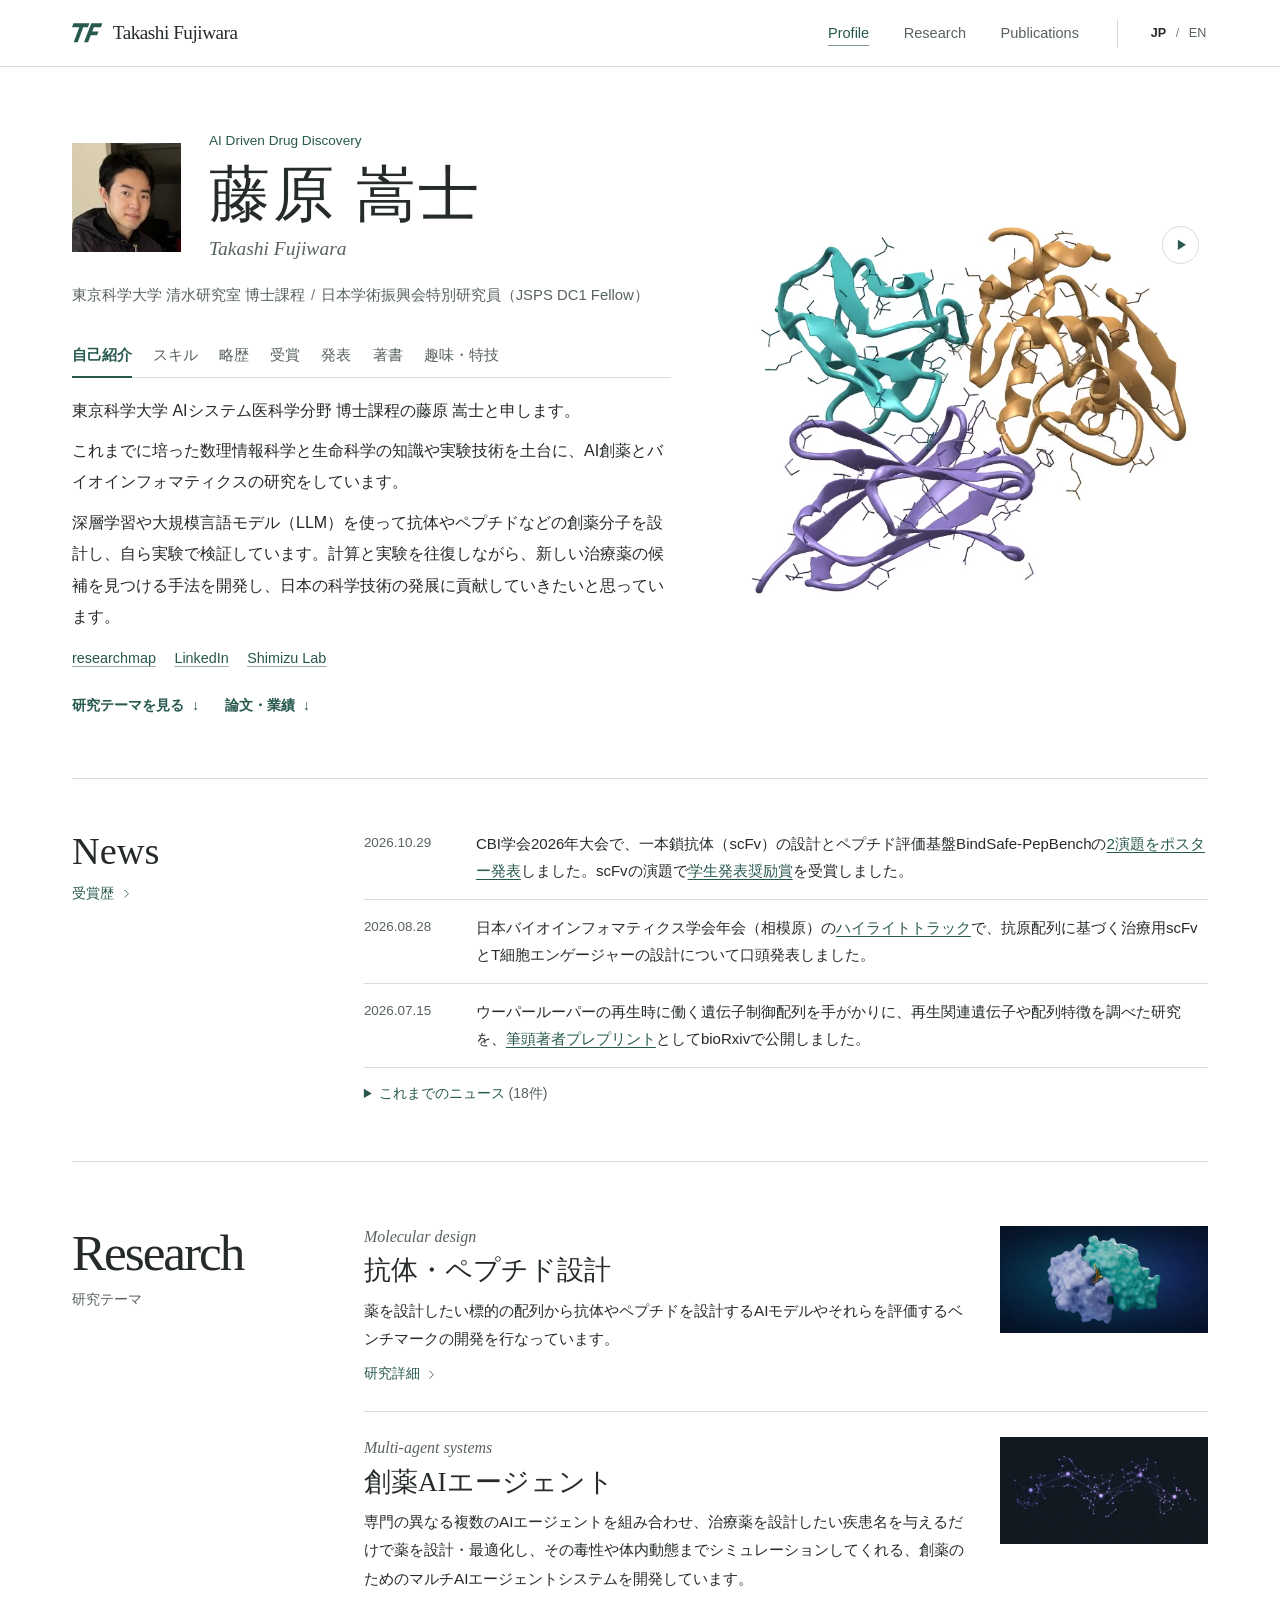
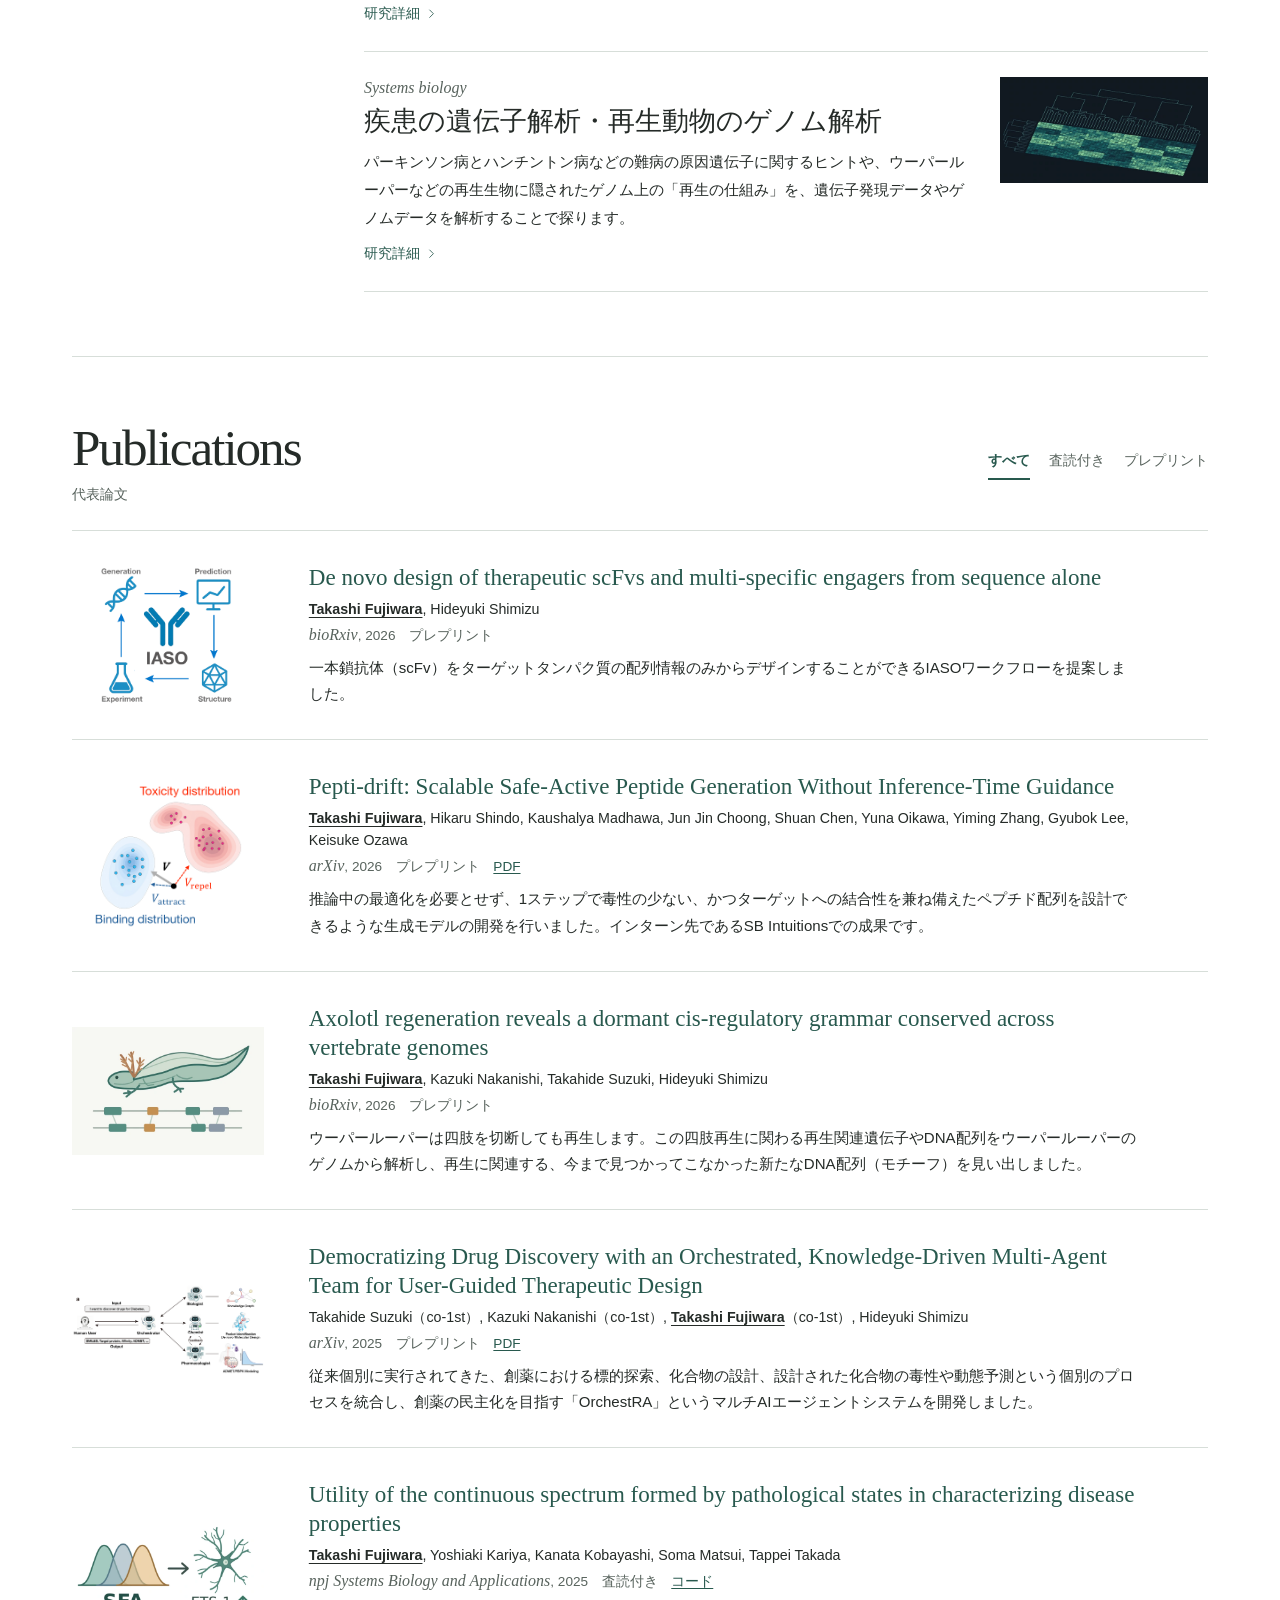
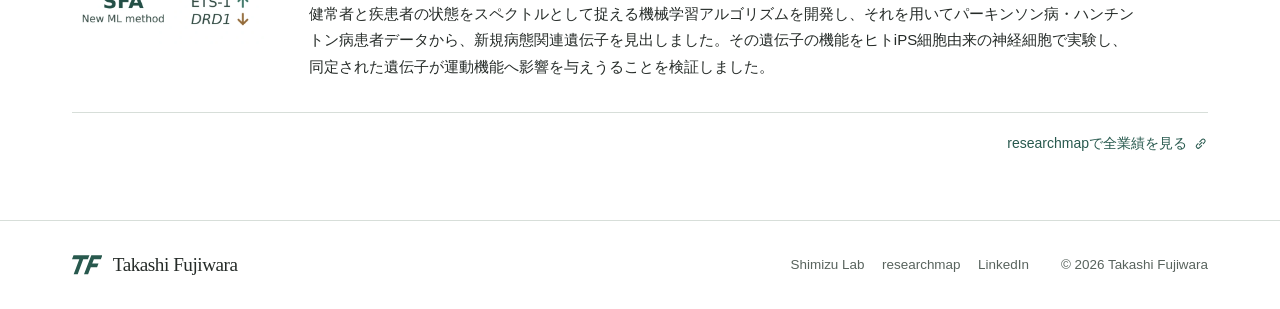
<file: index.html>
<!doctype html><html lang="ja"><head><meta charset="utf-8"><meta name="viewport" content="width=device-width, initial-scale=1"><meta name="theme-color" content="#ffffff"><title>藤原 嵩士（Takashi Fujiwara）</title><meta name="description" content="藤原嵩士の研究者プロフィール。これまで取り組んできた研究や、現在取り組んでいる研究を紹介します。"><meta property="og:type" content="website"><meta property="og:locale" content="ja_JP"><meta property="og:title" content="藤原 嵩士（Takashi Fujiwara）"><meta property="og:description" content="藤原嵩士の研究者プロフィール。これまで取り組んできた研究や、現在取り組んでいる研究を紹介します。"><link rel="icon" href="assets/mark.svg" type="image/svg+xml"><link rel="stylesheet" href="style.css?v=bbe0ea1b0e"><script src="site.js" defer></script></head><body data-page="home"><a href="#main" class="skip">本文へ移動</a>
    <header class="mast"><div class="container mast-inner"><a class="brand" href="index.html#overview" aria-label="Takashi Fujiwara"><svg class="logo-mark" viewBox="0 0 40 38" aria-hidden="true"><g fill="currentColor"><path d="M2 6h21l-2.1 5.1h-6.1L7.5 31H2.2l7.4-19.9H0z"/><path d="M25.4 6H40l-2 5.1H28.8l-2.2 5.6h8.3l-1.9 5h-8.3l-3.5 9.3h-5.4z"/></g></svg><span>Takashi Fujiwara</span></a><div class="desktop-nav"><nav aria-label="主要ナビゲーション"><a data-section="profile" class="active" href="index.html#profile">Profile</a><a data-section="research" class="" href="index.html#research">Research</a><a data-section="publications" class="" href="index.html#publications">Publications</a></nav></div><div class="languages" aria-label="表示言語"><svg class="icon" viewBox="0 0 24 24" fill="none" stroke="currentColor" stroke-width="1.6" stroke-linecap="round" stroke-linejoin="round" aria-hidden="true"><circle cx="12" cy="12" r="8.5"/><ellipse cx="12" cy="12" rx="4" ry="8.5"/><path d="M3.5 12h17"/></svg><a href="index.html" lang="ja" hreflang="ja" data-lang="ja" aria-current="true">JP</a><span>/</span><a href="en/index.html" lang="en" hreflang="en" data-lang="en">EN</a></div><button id="menu-toggle" type="button" aria-expanded="false" aria-controls="mobile-nav" aria-label="メニュー"><svg class="icon" viewBox="0 0 24 24" fill="none" stroke="currentColor" stroke-width="1.6" stroke-linecap="round" stroke-linejoin="round" aria-hidden="true"><path d="M3 6h18M3 12h18M3 18h18"/></svg><svg class="icon" viewBox="0 0 24 24" fill="none" stroke="currentColor" stroke-width="1.6" stroke-linecap="round" stroke-linejoin="round" aria-hidden="true"><path d="m5 5 14 14M19 5 5 19"/></svg></button></div><nav id="mobile-nav" hidden aria-label="モバイルナビゲーション"><a data-section="profile" class="active" href="index.html#profile">Profile</a><a data-section="research" class="" href="index.html#research">Research</a><a data-section="publications" class="" href="index.html#publications">Publications</a></nav></header><main id="main"><div id="overview"></div><section id="profile" class="hero" aria-label="プロフィール"><div class="container hero-inner">
        <div class="hero-copy">
          <div class="profile-identity">
            <img class="portrait" src="assets/portrait.jpg" width="110" height="110" alt="藤原嵩士の顔写真">
            <div class="nameplate"><p class="discipline" lang="en">AI Driven Drug Discovery</p><h1 lang="ja">藤原 嵩士</h1><p class="alternate-name" lang="en">Takashi Fujiwara</p></div>
          </div>
          <p class="affil">東京科学大学 清水研究室 博士課程<b> / </b><span>日本学術振興会特別研究員（JSPS DC1 Fellow）</span></p>
          <div class="profile-tabs" role="tablist" aria-label="プロフィールの項目"><a href="#bio" role="tab" id="tab-bio" aria-controls="bio" aria-selected="true">自己紹介</a><a href="#skills" role="tab" id="tab-skills" aria-controls="skills" aria-selected="false">スキル</a><a href="#career" role="tab" id="tab-career" aria-controls="career" aria-selected="false">略歴</a><a href="#awards" role="tab" id="tab-awards" aria-controls="awards" aria-selected="false">受賞</a><a href="#talks" role="tab" id="tab-talks" aria-controls="talks" aria-selected="false">発表</a><a href="#books" role="tab" id="tab-books" aria-controls="books" aria-selected="false">著書</a><a href="#hobbies" role="tab" id="tab-hobbies" aria-controls="hobbies" aria-selected="false">趣味・特技</a></div>
          <div class="profile-panels"><div class="profile-panel" id="bio"><h2 class="panel-heading">自己紹介</h2><p class="profile-bio">東京科学大学 AIシステム医科学分野 博士課程の藤原 嵩士と申します。</p>
<p class="profile-bio">これまでに培った数理情報科学と生命科学の知識や実験技術を土台に、AI創薬とバイオインフォマティクスの研究をしています。</p>
<p class="profile-bio">深層学習や大規模言語モデル（LLM）を使って抗体やペプチドなどの創薬分子を設計し、自ら実験で検証しています。計算と実験を往復しながら、新しい治療薬の候補を見つける手法を開発し、日本の科学技術の発展に貢献していきたいと思っています。</p><div class="profile-links">
          <a href="https://researchmap.jp/takashi_fujiwara">researchmap <svg class="icon" viewBox="0 0 24 24" fill="none" stroke="currentColor" stroke-width="1.6" stroke-linecap="round" stroke-linejoin="round" aria-hidden="true"><path d="m10 14 4-4m-6 2-2 2a3 3 0 0 0 4.25 4.25l3.25-3.25M16 12l2-2a3 3 0 0 0-4.25-4.25l-3.25 3.25"/></svg></a>
          <a href="https://www.linkedin.com/in/takashi-fujiwara-124292261/">LinkedIn <svg class="icon" viewBox="0 0 24 24" fill="none" stroke="currentColor" stroke-width="1.6" stroke-linecap="round" stroke-linejoin="round" aria-hidden="true"><path d="m10 14 4-4m-6 2-2 2a3 3 0 0 0 4.25 4.25l3.25-3.25M16 12l2-2a3 3 0 0 0-4.25-4.25l-3.25 3.25"/></svg></a>
          <a href="https://shimizuhideyuki-lab.org/t_fujiwara/">Shimizu Lab <svg class="icon" viewBox="0 0 24 24" fill="none" stroke="currentColor" stroke-width="1.6" stroke-linecap="round" stroke-linejoin="round" aria-hidden="true"><path d="m10 14 4-4m-6 2-2 2a3 3 0 0 0 4.25 4.25l3.25-3.25M16 12l2-2a3 3 0 0 0-4.25-4.25l-3.25 3.25"/></svg></a>
        </div></div><div class="profile-panel" id="skills">
  <h2 class="panel-heading">スキル</h2>
  <h3 class="skill-heading">AI・バイオインフォマティクス</h3>
  <ul class="skill-list">
    <li>LLM（大規模言語モデル）</li>
    <li><a href="research/antibody/index.html">AI創薬（抗体・ペプチド設計）</a></li>
    <li><a href="research/agents/index.html">マルチエージェント開発</a></li>
    <li>深層学習・生成モデル</li>
    <li><a href="https://arxiv.org/abs/2606.27824">機械学習モデルの評価・ベンチマーク設計</a></li>
    <li><a href="research/systems/index.html">バイオインフォマティクス（遺伝子発現解析・比較ゲノム解析）</a></li>
  </ul>
  <h3 class="skill-heading">WET実験</h3>
  <ul class="skill-list">
    <li>ヒトiPS細胞の2D培養・神経細胞への分化誘導</li>
    <li>BLI（バイオレイヤー干渉法）・SPR（表面プラズモン共鳴法）による結合測定</li>
    <li>無細胞タンパク質合成（一本鎖抗体の発現）</li>
    <li>フローサイトメトリー・セルソーティング（FACS）</li>
    <li>プラスミドクローニング</li>
    <li>Western Blotting, qPCR</li>
    <li>エレクトロポレーションによる遺伝子導入</li>
    <li>CRISPR–Cas9ゲノム編集・ノックイン候補のスクリーニング</li>
    <li>ゲノムDNA抽出・PCR・ゲル電気泳動</li>
    <li>編集部位の解析（T7エンドヌクレアーゼIアッセイ・サンガー配列解析）</li>
    <li><a href="https://doi.org/10.1038/s41540-025-00579-x">ヒトiPS細胞由来神経細胞での遺伝子発現評価</a></li>
  </ul>
</div>
<div class="profile-panel" id="career"><h2 class="panel-heading">略歴</h2><section class="career-group"><h3>学歴</h3><dl><div><dt>2025年4月〜現在</dt><dd>東京科学大学大学院 医歯学総合研究科 博士課程（2029年3月修了予定）</dd></div><div><dt>2023年4月〜2025年3月</dt><dd>東京大学大学院 薬学系研究科 薬科学専攻 修士課程修了</dd></div><div><dt>2019年4月〜2023年3月</dt><dd>東京大学 薬学部 薬科学科 卒業</dd></div><div><dt>2016年4月〜2019年3月</dt><dd>広島大学附属福山高等学校 卒業</dd></div></dl></section><section class="career-group"><h3>職歴・研究歴</h3><dl><div><dt>2026年10月〜現在</dt><dd>SB Intuitions　AI4Science研究（業務委託）</dd></div><div><dt>2026年4月〜現在</dt><dd>日本学術振興会 特別研究員（DC1・情報学）</dd></div><div><dt>2026年4月〜2026年9月</dt><dd>SB Intuitions　リサーチインターン（AI4Science）</dd></div><div><dt>2025年8月〜2026年3月</dt><dd>東京科学大学 リサーチアシスタント</dd></div></dl></section><section class="career-group"><h3>大学院プログラム</h3><dl><div><dt>2023年6月〜2025年3月</dt><dd>東京大学 知能社会国際卓越大学院プログラム</dd></div></dl></section></div><div class="profile-panel" id="awards"><h2 class="panel-heading">受賞</h2><dl><div><dt>2026</dt><dd><a href="https://cbi-society.org/taikai/taikai26/document/award_Excellent_Student_Abstract_Award.pdf">CBI学会2026年大会 学生発表奨励賞</a></dd></div><div><dt>2025</dt><dd><a href="https://aeplan.jp/mbsj2025/poster_award.html">第48回日本分子生物学会年会 優秀ポスター賞</a></dd></div><div><dt>2025</dt><dd><a href="https://www.jsbi.org/iibmp2025/iibmp2025受賞者一覧/">日本バイオインフォマティクス学会年会 優秀ポスター発表賞</a></dd></div></dl></div><div class="profile-panel" id="talks"><h2 class="panel-heading">発表</h2>
<section class="conference-presentations">
<h3>学会発表</h3>
<details class="presentation-year" open>
<summary>2026年 <span>(12件)</span></summary>
<ul class="presentation-list">
<li>
  <p class="presentation-title">抗原配列情報に基づく治療用scFvのde novo設計基盤構築</p>
  <p class="presentation-authors"><strong>藤原 嵩士</strong>、清水 秀幸</p>
  <p class="presentation-venue"><a href="https://www.aeplan.co.jp/bmb2026/">第49回日本分子生物学会年会</a>／横浜</p>
  <p class="presentation-note"><span lang="en">Selected for Oral Presentation</span></p>
</li>
<li>
  <p class="presentation-title">マルチAIエージェント創薬プラットフォームOrchestRAによる創薬標的同定からリード化合物最適化までの統合的アプローチ</p>
  <p class="presentation-authors">鈴木 崇英、中西 一貴、<strong>藤原 嵩士</strong>、清水 秀幸</p>
  <p class="presentation-venue"><a href="https://www.aeplan.co.jp/bmb2026/">第49回日本分子生物学会年会</a>／横浜</p>
</li>
<li>
  <p class="presentation-title">マルチAIエージェント創薬プラットフォームOrchestRAによる創薬標的同定からリード化合物最適化までの統合的アプローチ</p>
  <p class="presentation-authors">鈴木 崇英、中西 一貴、<strong>藤原 嵩士</strong>、清水 秀幸</p>
  <p class="presentation-venue">潜在空間分子設計 第3回リトリート／韮崎</p>
</li>
<li>
  <p class="presentation-title">抗原配列情報に基づく治療用scFvのde novo設計基盤構築</p>
  <p class="presentation-authors"><strong>藤原 嵩士</strong>、清水 秀幸</p>
  <p class="presentation-venue">潜在空間分子設計 第3回リトリート／韮崎</p>
</li>
<li>
  <p class="presentation-title" lang="en">De novo design of therapeutic scFvs from sequence alone</p>
  <p class="presentation-authors" lang="en"><strong>Takashi Fujiwara</strong>, Hideyuki Shimizu</p>
  <p class="presentation-venue"><a href="https://cbi-society.org/taikai/taikai26/index.html">CBI学会2026年大会</a>／船堀</p>
  <p class="presentation-note"><a href="https://cbi-society.org/taikai/taikai26/document/award_Excellent_Student_Abstract_Award.pdf">学生発表奨励賞</a></p>
</li>
<li>
  <p class="presentation-title" lang="en">OrchestRA: A Multi-AI Agent Platform for Democratizing Drug Discovery</p>
  <p class="presentation-authors" lang="en">Takahide Suzuki, Kazuki Nakanishi, <strong>Takashi Fujiwara</strong>, Hideyuki Shimizu</p>
  <p class="presentation-venue"><a href="https://cbi-society.org/taikai/taikai26/index.html">CBI学会2026年大会</a>／船堀</p>
  <p class="presentation-note"><span lang="en">Selected for Oral Presentation</span></p>
</li>
<li>
  <p class="presentation-title">抗原配列情報に基づく治療用scFvおよびT細胞エンゲージャーのde novo設計基盤構築</p>
  <p class="presentation-authors"><strong>藤原 嵩士</strong>、清水 秀幸</p>
  <p class="presentation-venue"><a href="https://www.jsbi.org/iibmp2026/">2026年日本バイオインフォマティクス学会年会</a>／相模原</p>
</li>
<li>
  <p class="presentation-title">マルチAIエージェント創薬プラットフォームOrchestRAによる創薬プロセスの民主化</p>
  <p class="presentation-authors">鈴木 崇英、中西 一貴、<strong>藤原 嵩士</strong>、清水 秀幸</p>
  <p class="presentation-venue"><a href="https://www.jsbi.org/iibmp2026/">2026年日本バイオインフォマティクス学会年会</a>／相模原</p>
</li>
<li>
  <p class="presentation-title">知識駆動型自律的マルチAIエージェントシステム「OrchestRA」による創薬プロセスの民主化</p>
  <p class="presentation-authors">中西 一貴、鈴木 崇英、<strong>藤原 嵩士</strong>、清水 秀幸</p>
  <p class="presentation-venue"><a href="https://www.jmai2026.jp/">第8回日本メディカルAI学会学術集会</a>／東京</p>
</li>
<li>
  <p class="presentation-title">潜在空間の探索により新規リード化合物を自律的に設計するマルチAIエージェント創薬プラットフォームOrchestRAの開発</p>
  <p class="presentation-authors">鈴木 崇英、中西 一貴、<strong>藤原 嵩士</strong>、清水 秀幸</p>
  <p class="presentation-venue">学術変革領域研究 (A)「天然物が織りなす化合物潜在空間が拓く生物活性分子デザイン」第4回公開シンポジウム／福岡</p>
</li>
<li>
  <p class="presentation-title">生体高分子潜在空間に基づく新たな生体分子設計手法の構築</p>
  <p class="presentation-authors"><strong>藤原 嵩士</strong>、清水 秀幸</p>
  <p class="presentation-venue">学術変革領域A「潜在空間分子設計」第四回公開シンポジウム／福岡</p>
</li>
<li>
  <p class="presentation-title" lang="en">Developing Antibody-Antigen Interaction Prediction Models for Drug Discovery Applications</p>
  <p class="presentation-authors" lang="en"><strong>Takashi Fujiwara</strong>, Hideyuki Shimizu</p>
  <p class="presentation-venue"><span lang="en">International Symposium Commemorating the Certification as a University for International Research Excellence</span>／東京</p>
</li>
</ul>
</details>
<details class="presentation-year">
<summary>2025年 <span>(4件)</span></summary>
<ul class="presentation-list">
<li>
  <p class="presentation-title">抗体-抗原相互作用予測モデルの開発と創薬への応用</p>
  <p class="presentation-authors"><strong>藤原 嵩士</strong>、清水 秀幸</p>
  <p class="presentation-venue"><a href="https://www.aeplan.jp/mbsj2025/index.html">第48回日本分子生物学会年会（MBSJ 2025）</a>／横浜</p>
  <p class="presentation-note"><a href="https://aeplan.jp/mbsj2025/poster_award.html" lang="en">MBSJ Poster Award</a></p>
</li>
<li>
  <p class="presentation-title">言語モデルによるscFv-抗原相互作用の解読</p>
  <p class="presentation-authors"><strong>藤原 嵩士</strong>、清水 秀幸</p>
  <p class="presentation-venue"><a href="https://www.jsbi.org/iibmp2025/">2025年日本バイオインフォマティクス学会年会</a>／名古屋</p>
  <p class="presentation-note"><a href="https://www.jsbi.org/iibmp2025/iibmp2025受賞者一覧/" lang="en">Poster Award</a></p>
</li>
<li>
  <p class="presentation-title">生体高分子潜在空間に基づく新たな抗体分子設計手法の構築</p>
  <p class="presentation-authors"><strong>藤原 嵩士</strong>、清水 秀幸</p>
  <p class="presentation-venue">学術変革領域研究 (A)「天然物が織りなす化合物潜在空間が拓く生物活性分子デザイン」第2回リトリート／鶴岡</p>
</li>
<li>
  <p class="presentation-title">言語モデルを用いたscFv-抗原相互作用の解読</p>
  <p class="presentation-authors"><strong>藤原 嵩士</strong>、清水 秀幸</p>
  <p class="presentation-venue">学術変革領域研究 (A)「生体反応の集積・予知・創出を基盤としたシステム生物合成科学」第六回公開シンポジウム／福井</p>
</li>
</ul>
</details>
<details class="presentation-year">
<summary>2024年 <span>(1件)</span></summary>
<ul class="presentation-list">
<li>
  <p class="presentation-title">パーキンソン病 (PD) およびハンチントン病 (HD) に関する疾患横断的特徴量の探索手法構築</p>
  <p class="presentation-authors"><strong>藤原 嵩士</strong>、苅谷 嘉顕、高田 龍平</p>
  <p class="presentation-venue">日本薬学会第144年会</p>
</li>
</ul>
</details>
</section></div>
<div class="profile-panel" id="books"><h2 class="panel-heading">著書</h2><dl><div><dt>分担執筆</dt><dd><a href="https://www.yodosha.co.jp/jikkenigaku/book/9784758104333/index.html">「タンパク質言語モデルを活用した創薬研究」『AI・データ駆動型創薬研究』羊土社（2026年）</a></dd></div><div><dt>分担執筆</dt><dd>鈴木崇英、中西一貴、<strong>藤原嵩士</strong>、清水秀幸「AIエージェントによる生命科学・創薬科学の革新」<a href="https://www.cmcbooks.co.jp/products/detail.php?product_id=116303">『月刊BIOINDUSTRY』2026年7月号 特集「AI創薬の最前線」</a>、シーエムシー出版、8–14頁。</dd></div></dl></div>
<div class="profile-panel" id="hobbies">
  <h2 class="panel-heading">趣味・特技</h2>
  <dl class="profile-highlights">
    <div><dt>趣味</dt><dd>ジムでのトレーニング（Anytimeに行っています）。ゲームはモンハン（ライトボウガンと大剣好きです）、スプラトゥーン（2, 3共にX）、eFootball（過去世界430位）が好きです。</dd></div>
    <div><dt>ボランティア</dt><dd>学生団体<a href="https://frogstokyo.jp">FROGs</a>でボランティア活動に参加しました。</dd></div>
    <div><dt>陸上競技</dt><dd><ul><li>第61回広島県中学通信陸上（2015年）男子四種競技 3位</li><li>第42回広島県中学校陸上競技選手権大会 男子四種競技 5位</li></ul></dd></div>
  </dl>
</div></div>
          <div class="actions"><a class="button primary" href="#research"><svg class="icon" viewBox="0 0 24 24" fill="none" stroke="currentColor" stroke-width="1.6" stroke-linecap="round" stroke-linejoin="round" aria-hidden="true"><circle cx="12" cy="12" r="7"/><path d="M12 2v5m0 10v5M2 12h5m10 0h5"/><circle cx="12" cy="12" r="2"/></svg>研究テーマを見る</a><a class="button secondary" href="#publications"><svg class="icon" viewBox="0 0 24 24" fill="none" stroke="currentColor" stroke-width="1.6" stroke-linecap="round" stroke-linejoin="round" aria-hidden="true"><path d="M3 4c4-1 7 0 9 2 2-2 5-3 9-2v14c-4-1-7 0-9 2-2-2-5-3-9-2Z"/><path d="M12 6v14"/></svg>論文・業績</a></div>
        </div>
        <figure class="specimen">
        <div class="specimen-head">
          <button class="motion-toggle" type="button" aria-controls="complex-video" hidden
            data-play="回転を再生" data-pause="回転を一時停止" aria-label="回転を再生"><svg class="icon" viewBox="0 0 24 24" fill="none" stroke="currentColor" stroke-width="1.6" stroke-linecap="round" stroke-linejoin="round" aria-hidden="true"><path d="m8 5 11 7-11 7z" fill="currentColor" stroke="none"/></svg><svg class="icon" viewBox="0 0 24 24" fill="none" stroke="currentColor" stroke-width="1.6" stroke-linecap="round" stroke-linejoin="round" aria-hidden="true"><path d="M8 5v14m8-14v14" stroke-width="3"/></svg></button>
        </div>
        <video id="complex-video" class="structure" controls muted playsinline loop preload="none"
          poster="assets/scfv-lysozyme-2znw.webp?v=white" aria-label="scFv10とニワトリ卵白リゾチームが結合した結晶構造の回転動画。水色は軽鎖可変領域、紫色は重鎖可変領域、金色は抗原。">
          <source src="assets/scfv-lysozyme-2znw.mp4?v=white" type="video/mp4">
          <source src="assets/scfv-lysozyme-2znw.webm?v=white" type="video/webm">
          <img src="assets/scfv-lysozyme-2znw.webp?v=white" alt="scFv10とリゾチームの複合体">
        </video>
        </figure>
        </div></section><section class="news-strip" id="news" aria-labelledby="news-heading">
<div class="container news-inner">
  <div class="news-intro"><h2 class="news-label" id="news-heading">News</h2><a class="news-end" href="#awards">受賞歴<svg class="icon" viewBox="0 0 24 24" fill="none" stroke="currentColor" stroke-width="1.6" stroke-linecap="round" stroke-linejoin="round" aria-hidden="true"><path d="m9 5 7 7-7 7"/></svg></a></div>
  <div class="news-content">
<ul class="news-list">
  <li><time datetime="2026-10-29">2026.10.29</time><p>CBI学会2026年大会で、一本鎖抗体（scFv）の設計とペプチド評価基盤BindSafe-PepBenchの<a href="https://www.cbi-society.org/taikai/taikai26/abstract_poster_list.html">2演題をポスター発表</a>しました。scFvの演題で<a href="https://cbi-society.org/taikai/taikai26/document/award_Excellent_Student_Abstract_Award.pdf">学生発表奨励賞</a>を受賞しました。</p></li>
  <li><time datetime="2026-08-28">2026.08.28</time><p>日本バイオインフォマティクス学会年会（相模原）の<a href="https://www.jsbi.org/iibmp2026/program/oral/">ハイライトトラック</a>で、抗原配列に基づく治療用scFvとT細胞エンゲージャーの設計について口頭発表しました。</p></li>
  <li><time datetime="2026-07-15">2026.07.15</time><p>ウーパールーパーの再生時に働く遺伝子制御配列を手がかりに、再生関連遺伝子や配列特徴を調べた研究を、<a href="https://www.biorxiv.org/content/10.64898/2026.07.13.738357v1">筆頭著者プレプリント</a>としてbioRxivで公開しました。</p></li>
</ul>
<details class="news-archive">
  <summary>これまでのニュース <span>(18件)</span></summary>
<ul class="news-list">
  <li><time datetime="2026-07-14">2026.07.14</time><p>鈴木崇英さん、中西一貴さん、清水秀幸先生と執筆した<a href="https://www.cmcbooks.co.jp/products/detail.php?product_id=116303">「AIエージェントによる生命科学・創薬科学の革新」</a>が『月刊BIOINDUSTRY』7月号に掲載されました。</p></li>
  <li><time datetime="2026-07-13">2026.07.13</time><p>清水研究室が<a href="https://www.aeplan.co.jp/bmb2026/">第49回日本分子生物学会年会</a>に演題を登録しました。私の演題は、抗原配列に基づく治療用scFvのde novo設計です。</p></li>
  <li><time datetime="2026-06-29">2026.06.29</time><p>標的への結合と安全性をともに評価するペプチド生成研究<a href="https://arxiv.org/abs/2606.27824">「Pepti-drift」</a>を、筆頭著者としてarXivで公開しました。</p></li>
  <li><time datetime="2026-06-06">2026.06.06</time><p>共著者として参加した創薬AI「OrchestRA」の研究を、中西一貴さんが<a href="https://shimizuhideyuki-lab.org/medical_ai_2026/">第8回日本メディカルAI学会学術集会</a>で口頭発表しました。</p></li>
  <li><time datetime="2026-05-29">2026.05.29</time><p>福岡で開かれた<a href="https://shimizuhideyuki-lab.org/latentspace_2026spring/">「潜在空間分子設計」第4回公開シンポジウム</a>で、生体高分子の潜在空間を使った分子設計についてポスター発表しました。</p></li>
  <li><time datetime="2026-03-19">2026.03.19</time><p>抗原配列から治療用一本鎖抗体（scFv）と多重特異性エンゲージャーを設計する<a href="https://www.biorxiv.org/content/10.64898/2026.03.17.712263v1">筆頭著者プレプリント</a>をbioRxivで公開しました。</p></li>
  <li><time datetime="2025-12-29">2025.12.29</time><p>創薬の標的探索から候補化合物の設計までを複数のAIエージェントで支援する<a href="https://arxiv.org/abs/2512.21623">「OrchestRA」のプレプリント</a>を、鈴木崇英さん、中西一貴さんと共同筆頭著者（co-1st）としてarXivで公開しました。</p></li>
  <li><time datetime="2025-12-26">2025.12.26</time><p><a href="#career">日本学術振興会特別研究員（DC1・情報学）</a>に採用内定しました。採用開始は2026年4月です。</p></li>
  <li><time datetime="2025-12-16">2025.12.16</time><p>抗体–抗原相互作用の予測に関する発表で、第48回日本分子生物学会年会の<a href="https://aeplan.jp/mbsj2025/poster_award.html">MBSJ Poster Award 2025</a>を受賞しました。</p></li>
  <li><time datetime="2025-12-05">2025.12.05</time><p>横浜で開かれた<a href="https://shimizuhideyuki-lab.org/mbsj2025/">第48回日本分子生物学会年会</a>で、抗体–抗原相互作用予測モデルの開発と創薬への応用についてポスター発表しました。</p></li>
  <li><time datetime="2025-10-20">2025.10.20</time><p>鶴岡で開かれた<a href="https://shimizuhideyuki-lab.org/latentspace_2025_retreat/">「潜在空間分子設計」第2回リトリート</a>で、生体高分子の潜在空間を使った抗体設計についてポスター発表しました。</p></li>
  <li><time datetime="2025-09-25">2025.09.25</time><p>日本科学未来館で開かれたLaboratory Automation Developers Conference 2025に参加し、<a href="https://shimizuhideyuki-lab.org/ladec2025/">参加報告</a>を研究室サイトに寄稿しました。</p></li>
  <li><time datetime="2025-09-12">2025.09.12</time><p>言語モデルによるscFv–抗原相互作用の解析で、日本バイオインフォマティクス学会年会の<a href="https://www.jsbi.org/iibmp2025/iibmp2025受賞者一覧/">優秀ポスター発表賞</a>を受賞しました。</p></li>
  <li><time datetime="2025-09-03">2025.09.03</time><p>名古屋で開かれた<a href="https://shimizuhideyuki-lab.org/iibmp2025/">日本バイオインフォマティクス学会年会</a>で、言語モデルによるscFv–抗原相互作用の解析についてポスター発表しました。</p></li>
  <li><time datetime="2025-08-18">2025.08.18</time><p>疾患の特徴を病態の連続性から捉える研究論文が、<a href="https://doi.org/10.1038/s41540-025-00579-x">npj Systems Biology and Applications</a>に採択されました。</p></li>
  <li><time datetime="2025-08-01">2025.08.01</time><p><a href="#career">東京科学大学のリサーチアシスタント（RA）</a>に採用されました。</p></li>
  <li><time datetime="2025-07-18">2025.07.18</time><p>福井で開かれた<a href="https://shimizuhideyuki-lab.org/bio-4cast_2025summer/">「予知生合成科学」第6回公開シンポジウム</a>で、言語モデルを用いたscFv–抗原相互作用の解析についてポスター発表しました。</p></li>
  <li><time datetime="2025-04-01">2025.04.01</time><p>東京科学大学の<a href="https://shimizuhideyuki-lab.org/t_fujiwara/">清水研究室</a>に博士課程の学生として加わりました。</p></li>
</ul>
</details>
  </div>
</div>
</section><section class="section research" id="research"><div class="container"><div class="section-title"><h2>Research</h2><span>研究テーマ</span></div><div class="research-cards"><a class="research-card antibody" href="research/antibody/index.html"><div class="card-visual"><img src="assets/antibody.webp?v=1x9q-surface" alt="" width="1760" height="638"></div><div class="card-copy"><div class="topic">Molecular design</div><h3>抗体・ペプチド設計</h3><p>薬を設計したい標的の配列から抗体やペプチドを設計するAIモデルやそれらを評価するベンチマークの開発を行なっています。</p><span class="details-link">研究詳細<svg class="icon" viewBox="0 0 24 24" fill="none" stroke="currentColor" stroke-width="1.6" stroke-linecap="round" stroke-linejoin="round" aria-hidden="true"><path d="m9 5 7 7-7 7"/></svg></span></div></a><a class="research-card agents" href="research/agents/index.html"><div class="card-visual"><img src="assets/agents.webp" alt="" width="800" height="290"></div><div class="card-copy"><div class="topic">Multi-agent systems</div><h3>創薬AIエージェント</h3><p>専門の異なる複数のAIエージェントを組み合わせ、治療薬を設計したい疾患名を与えるだけで薬を設計・最適化し、その毒性や体内動態までシミュレーションしてくれる、創薬のためのマルチAIエージェントシステムを開発しています。</p><span class="details-link">研究詳細<svg class="icon" viewBox="0 0 24 24" fill="none" stroke="currentColor" stroke-width="1.6" stroke-linecap="round" stroke-linejoin="round" aria-hidden="true"><path d="m9 5 7 7-7 7"/></svg></span></div></a><a class="research-card systems" href="research/systems/index.html"><div class="card-visual"><img src="assets/systems.webp" alt="" width="800" height="290"></div><div class="card-copy"><div class="topic">Systems biology</div><h3>疾患の遺伝子解析・再生動物のゲノム解析</h3><p>パーキンソン病とハンチントン病などの難病の原因遺伝子に関するヒントや、ウーパールーパーなどの再生生物に隠されたゲノム上の「再生の仕組み」を、遺伝子発現データやゲノムデータを解析することで探ります。</p><span class="details-link">研究詳細<svg class="icon" viewBox="0 0 24 24" fill="none" stroke="currentColor" stroke-width="1.6" stroke-linecap="round" stroke-linejoin="round" aria-hidden="true"><path d="m9 5 7 7-7 7"/></svg></span></div></a></div></div></section><section class="section pubs" id="publications"><div class="container"><div class="section-top"><div class="section-title"><h2>Publications</h2><span>代表論文</span></div><div class="filters" role="group" aria-label="業績の絞り込み"><button type="button" data-filter="all" aria-pressed="true">すべて</button><button type="button" data-filter="article" aria-pressed="false">査読付き</button><button type="button" data-filter="preprint" aria-pressed="false">プレプリント</button></div></div><p class="sr-only" id="filter-status" role="status"></p><div class="papers"><article class="paper" data-kind="preprint">
  <a class="paper-figure" href="assets/publications/iaso.webp?v=74e50d8685"><span class="sr-only">図を原寸で開く。</span><img class="paper-thumb" src="assets/publications/iaso.webp?v=74e50d8685" alt="IASOにおける抗体の生成、予測、構造解析、実験のサイクル。" width="776" height="766" loading="lazy" decoding="async"></a>
  <div class="paper-copy">
    <h3 lang="en"><a href="https://doi.org/10.64898/2026.03.17.712263">De novo design of therapeutic scFvs and multi-specific engagers from sequence alone</a></h3>
    <p class="authors"><strong class="self-author">Takashi Fujiwara</strong>, Hideyuki Shimizu</p>
    <div class="paper-meta"><span><cite lang="en">bioRxiv</cite>, <time datetime="2026">2026</time></span><span>プレプリント</span></div>
    <p class="paper-summary">一本鎖抗体（scFv）をターゲットタンパク質の配列情報のみからデザインすることができるIASOワークフローを提案しました。</p>
  </div>
</article><article class="paper" data-kind="preprint">
  <a class="paper-figure" href="assets/publications/pepti.webp?v=4161cce3f6"><span class="sr-only">モデルの全体図を開く。</span><img class="paper-thumb" src="assets/publications/pepti-drift-field.webp" alt="Pepti-driftのドリフトベクトル。青の結合分布に引き寄せる成分と、赤の毒性分布から遠ざける成分を示す。" width="334" height="326" loading="lazy" decoding="async"></a>
  <div class="paper-copy">
    <h3 lang="en"><a href="https://arxiv.org/abs/2606.27824">Pepti-drift: Scalable Safe-Active Peptide Generation Without Inference-Time Guidance</a></h3>
    <p class="authors"><strong class="self-author">Takashi Fujiwara</strong>, Hikaru Shindo, Kaushalya Madhawa, Jun Jin Choong, Shuan Chen, Yuna Oikawa, Yiming Zhang, Gyubok Lee, Keisuke Ozawa</p>
    <div class="paper-meta"><span><cite lang="en">arXiv</cite>, <time datetime="2026">2026</time></span><span>プレプリント</span><a href="https://arxiv.org/pdf/2606.27824">PDF<span class="sr-only"> — Pepti-drift: Scalable Safe-Active Peptide Generation Without Inference-Time Guidance</span></a></div>
    <p class="paper-summary">推論中の最適化を必要とせず、1ステップで毒性の少ない、かつターゲットへの結合性を兼ね備えたペプチド配列を設計できるような生成モデルの開発を行いました。インターン先であるSB Intuitionsでの成果です。</p>
  </div>
</article><article class="paper" data-kind="preprint">
  <img class="paper-thumb" src="assets/publications/axolotl.webp" alt="アホロートルと、種をまたいで保存されたDNAモチーフの並びの模式図" width="600" height="400" loading="lazy" decoding="async">
  <div class="paper-copy">
    <h3 lang="en"><a href="https://doi.org/10.64898/2026.07.13.738357">Axolotl regeneration reveals a dormant cis-regulatory grammar conserved across vertebrate genomes</a></h3>
    <p class="authors"><strong class="self-author">Takashi Fujiwara</strong>, Kazuki Nakanishi, Takahide Suzuki, Hideyuki Shimizu</p>
    <div class="paper-meta"><span><cite lang="en">bioRxiv</cite>, <time datetime="2026">2026</time></span><span>プレプリント</span></div>
    <p class="paper-summary">ウーパールーパーは四肢を切断しても再生します。この四肢再生に関わる再生関連遺伝子やDNA配列をウーパールーパーのゲノムから解析し、再生に関連する、今まで見つかってこなかった新たなDNA配列（モチーフ）を見い出しました。</p>
  </div>
</article><article class="paper" data-kind="preprint">
  <a class="paper-figure paper-figure-wide" href="assets/publications/orchestra.webp?v=021a05096b"><span class="sr-only">図を原寸で開く。</span><img class="paper-thumb" src="assets/publications/orchestra.webp?v=021a05096b" alt="OrchestRAで、利用者の依頼を受けたオーケストレーターが生物学・化学・薬理学の専門エージェントと連携する構成図。" width="1728" height="812" loading="lazy" decoding="async"></a>
  <div class="paper-copy">
    <h3 lang="en"><a href="https://arxiv.org/abs/2512.21623">Democratizing Drug Discovery with an Orchestrated, Knowledge-Driven Multi-Agent Team for User-Guided Therapeutic Design</a></h3>
    <p class="authors">Takahide Suzuki（co-1st）, Kazuki Nakanishi（co-1st）, <strong class="self-author">Takashi Fujiwara</strong>（co-1st）, Hideyuki Shimizu</p>
    <div class="paper-meta"><span><cite lang="en">arXiv</cite>, <time datetime="2025">2025</time></span><span>プレプリント</span><a href="https://arxiv.org/pdf/2512.21623">PDF<span class="sr-only"> — Democratizing Drug Discovery with an Orchestrated, Knowledge-Driven Multi-Agent Team for User-Guided Therapeutic Design</span></a></div>
    <p class="paper-summary">従来個別に実行されてきた、創薬における標的探索、化合物の設計、設計された化合物の毒性や動態予測という個別のプロセスを統合し、創薬の民主化を目指す「OrchestRA」というマルチAIエージェントシステムを開発しました。</p>
  </div>
</article><article class="paper" data-kind="article">
  <img class="paper-thumb" src="assets/publications/spectrum.webp?v=849a50d4" alt="開発した機械学習手法SFAは疾患と対照の状態の重なりをモデル化し、脳の遺伝子発現データからETS-1を候補として抽出。ヒトiPS細胞由来の前脳神経細胞でETS-1を過剰発現させると、DRD1のmRNAが減少した。" width="600" height="400" loading="lazy" decoding="async">
  <div class="paper-copy">
    <h3 lang="en"><a href="https://doi.org/10.1038/s41540-025-00579-x">Utility of the continuous spectrum formed by pathological states in characterizing disease properties</a></h3>
    <p class="authors"><strong class="self-author">Takashi Fujiwara</strong>, Yoshiaki Kariya, Kanata Kobayashi, Soma Matsui, Tappei Takada</p>
    <div class="paper-meta"><span><cite lang="en">npj Systems Biology and Applications</cite>, <time datetime="2025">2025</time></span><span>査読付き</span><a href="https://github.com/kyoshiaki-tky/SFA">コード<span class="sr-only"> — Utility of the continuous spectrum formed by pathological states in characterizing disease properties</span></a></div>
    <p class="paper-summary">健常者と疾患者の状態をスペクトルとして捉える機械学習アルゴリズムを開発し、それを用いてパーキンソン病・ハンチントン病患者データから、新規病態関連遺伝子を見出しました。その遺伝子の機能をヒトiPS細胞由来の神経細胞で実験し、同定された遺伝子が運動機能へ影響を与えうることを検証しました。</p>
  </div>
</article></div><div class="section-end"><a class="external" href="https://researchmap.jp/takashi_fujiwara">researchmapで全業績を見る<svg class="icon" viewBox="0 0 24 24" fill="none" stroke="currentColor" stroke-width="1.6" stroke-linecap="round" stroke-linejoin="round" aria-hidden="true"><path d="m10 14 4-4m-6 2-2 2a3 3 0 0 0 4.25 4.25l3.25-3.25M16 12l2-2a3 3 0 0 0-4.25-4.25l-3.25 3.25"/></svg></a></div></div></section></main><footer><div class="container footer-wrap"><a class="brand" href="index.html#overview" aria-label="Takashi Fujiwara"><svg class="logo-mark" viewBox="0 0 40 38" aria-hidden="true"><g fill="currentColor"><path d="M2 6h21l-2.1 5.1h-6.1L7.5 31H2.2l7.4-19.9H0z"/><path d="M25.4 6H40l-2 5.1H28.8l-2.2 5.6h8.3l-1.9 5h-8.3l-3.5 9.3h-5.4z"/></g></svg><span>Takashi Fujiwara</span></a><div class="footer-links"><a href="https://shimizuhideyuki-lab.org/t_fujiwara/">Shimizu Lab</a><a href="https://researchmap.jp/takashi_fujiwara">researchmap</a><a href="https://www.linkedin.com/in/takashi-fujiwara-124292261/">LinkedIn</a></div><small>© 2026 Takashi Fujiwara</small></div></footer></body></html>
</file>
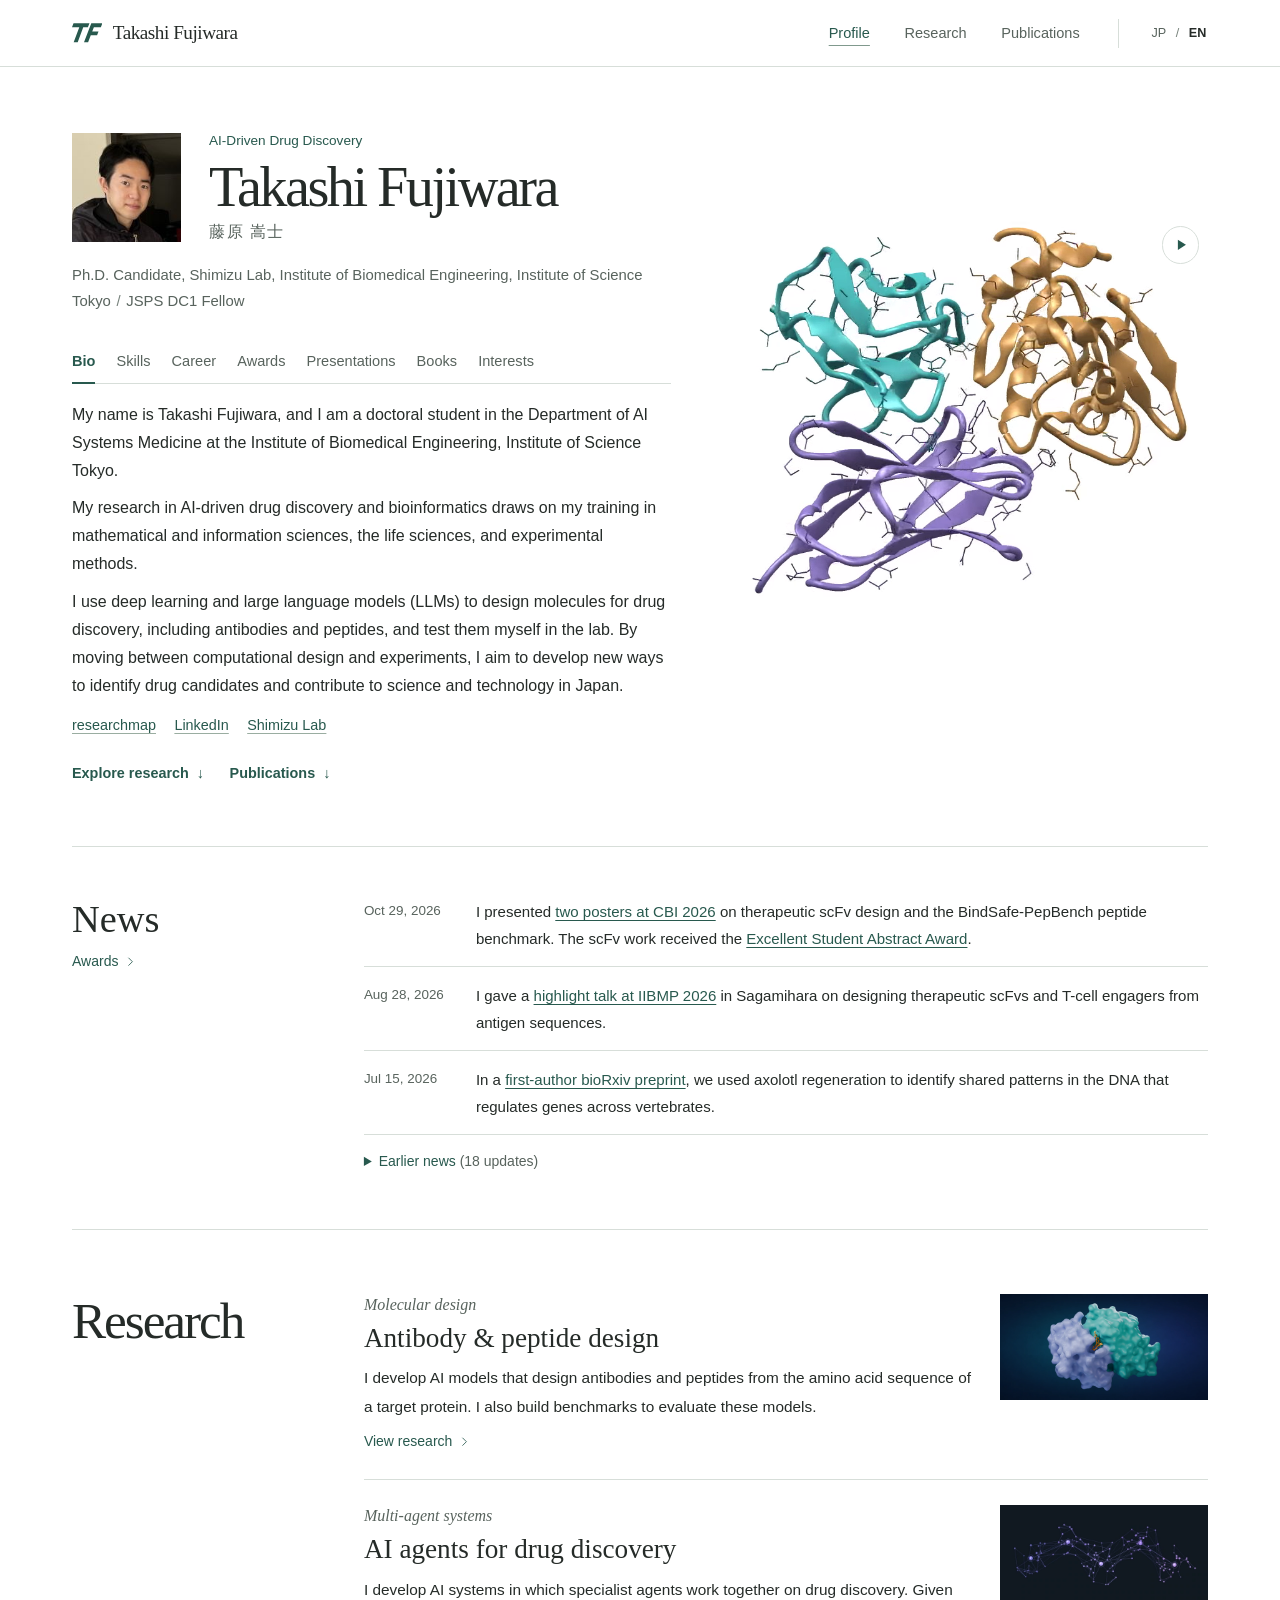
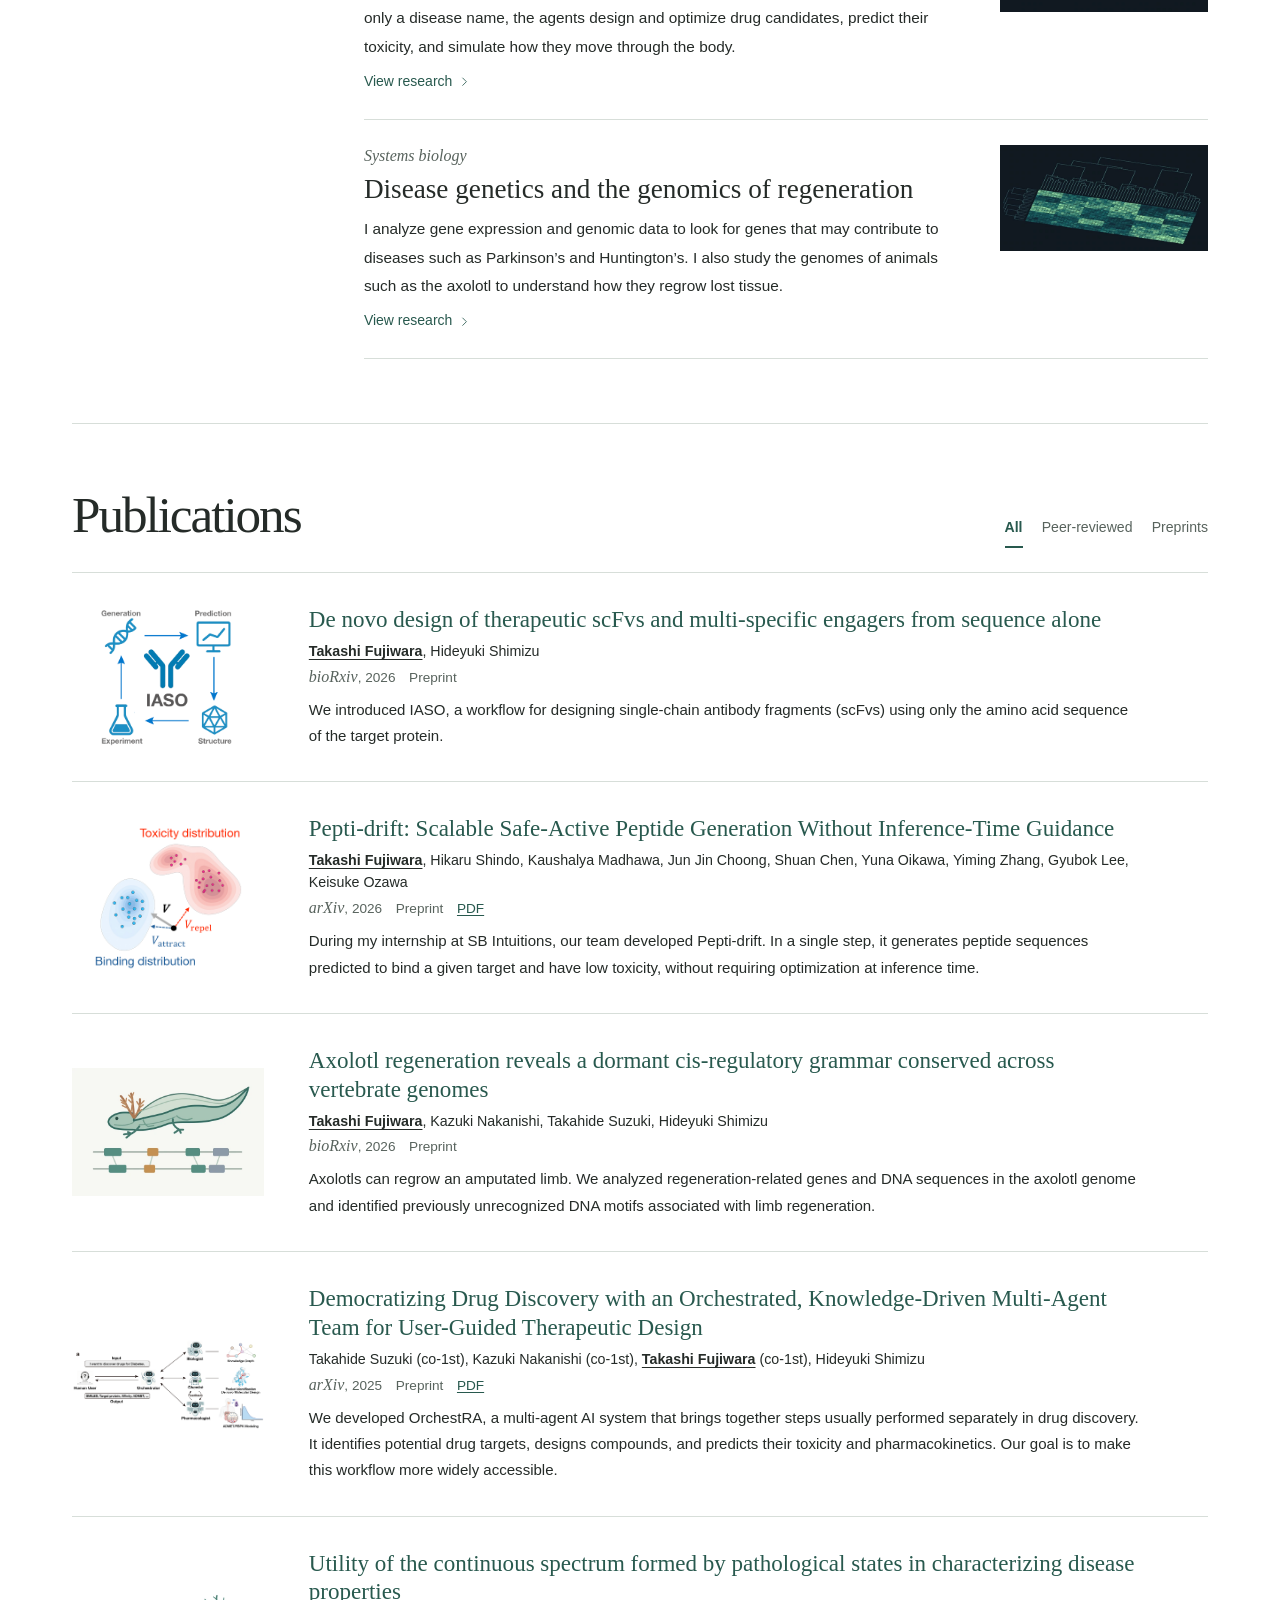
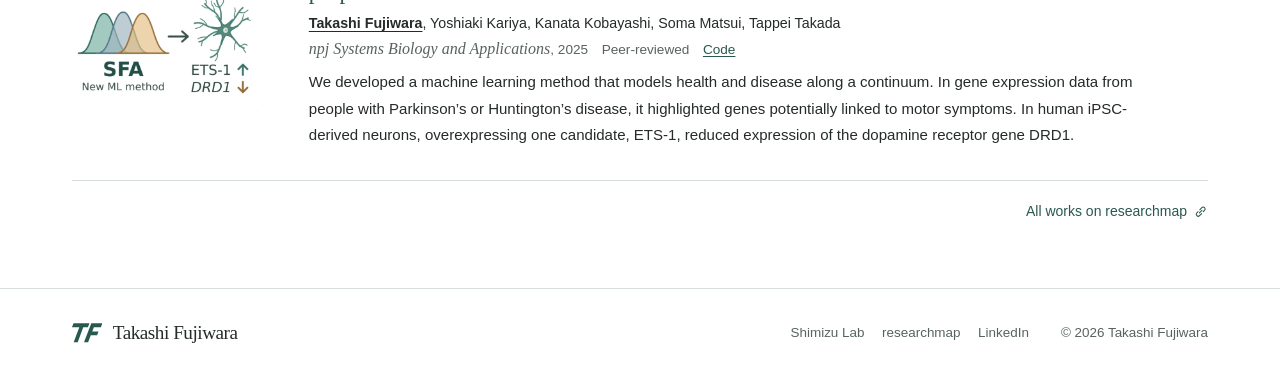
<file: en/index.html>
<!doctype html><html lang="en"><head><meta charset="utf-8"><meta name="viewport" content="width=device-width, initial-scale=1"><meta name="theme-color" content="#ffffff"><title>藤原 嵩士（Takashi Fujiwara）</title><meta name="description" content="Takashi Fujiwara studies how to design antibodies and peptides from protein sequences at Institute of Science Tokyo. Explore his work on molecular design, AI agents for drug discovery, and the genomics of disease and regeneration."><meta property="og:type" content="website"><meta property="og:locale" content="en_US"><meta property="og:title" content="藤原 嵩士（Takashi Fujiwara）"><meta property="og:description" content="Takashi Fujiwara studies how to design antibodies and peptides from protein sequences at Institute of Science Tokyo. Explore his work on molecular design, AI agents for drug discovery, and the genomics of disease and regeneration."><link rel="icon" href="../assets/mark.svg" type="image/svg+xml"><link rel="stylesheet" href="../style.css?v=bbe0ea1b0e"><script src="../site.js" defer></script></head><body data-page="home"><a href="#main" class="skip">Skip to content</a>
    <header class="mast"><div class="container mast-inner"><a class="brand" href="index.html#overview" aria-label="Takashi Fujiwara"><svg class="logo-mark" viewBox="0 0 40 38" aria-hidden="true"><g fill="currentColor"><path d="M2 6h21l-2.1 5.1h-6.1L7.5 31H2.2l7.4-19.9H0z"/><path d="M25.4 6H40l-2 5.1H28.8l-2.2 5.6h8.3l-1.9 5h-8.3l-3.5 9.3h-5.4z"/></g></svg><span>Takashi Fujiwara</span></a><div class="desktop-nav"><nav aria-label="Main navigation"><a data-section="profile" class="active" href="index.html#profile">Profile</a><a data-section="research" class="" href="index.html#research">Research</a><a data-section="publications" class="" href="index.html#publications">Publications</a></nav></div><div class="languages" aria-label="Language"><svg class="icon" viewBox="0 0 24 24" fill="none" stroke="currentColor" stroke-width="1.6" stroke-linecap="round" stroke-linejoin="round" aria-hidden="true"><circle cx="12" cy="12" r="8.5"/><ellipse cx="12" cy="12" rx="4" ry="8.5"/><path d="M3.5 12h17"/></svg><a href="../index.html" lang="ja" hreflang="ja" data-lang="ja">JP</a><span>/</span><a href="index.html" lang="en" hreflang="en" data-lang="en" aria-current="true">EN</a></div><button id="menu-toggle" type="button" aria-expanded="false" aria-controls="mobile-nav" aria-label="Menu"><svg class="icon" viewBox="0 0 24 24" fill="none" stroke="currentColor" stroke-width="1.6" stroke-linecap="round" stroke-linejoin="round" aria-hidden="true"><path d="M3 6h18M3 12h18M3 18h18"/></svg><svg class="icon" viewBox="0 0 24 24" fill="none" stroke="currentColor" stroke-width="1.6" stroke-linecap="round" stroke-linejoin="round" aria-hidden="true"><path d="m5 5 14 14M19 5 5 19"/></svg></button></div><nav id="mobile-nav" hidden aria-label="Mobile navigation"><a data-section="profile" class="active" href="index.html#profile">Profile</a><a data-section="research" class="" href="index.html#research">Research</a><a data-section="publications" class="" href="index.html#publications">Publications</a></nav></header><main id="main"><div id="overview"></div><section id="profile" class="hero" aria-label="Profile"><div class="container hero-inner">
        <div class="hero-copy">
          <div class="profile-identity">
            <img class="portrait" src="../assets/portrait.jpg" width="110" height="110" alt="Portrait of Takashi Fujiwara">
            <div class="nameplate"><p class="discipline" lang="en">AI-Driven Drug Discovery</p><h1 lang="en">Takashi Fujiwara</h1><p class="alternate-name" lang="ja">藤原 嵩士</p></div>
          </div>
          <p class="affil">Ph.D. Candidate, Shimizu Lab, Institute of Biomedical Engineering, Institute of Science Tokyo<b> / </b><span>JSPS DC1 Fellow</span></p>
          <div class="profile-tabs" role="tablist" aria-label="Profile sections"><a href="#bio" role="tab" id="tab-bio" aria-controls="bio" aria-selected="true">Bio</a><a href="#skills" role="tab" id="tab-skills" aria-controls="skills" aria-selected="false">Skills</a><a href="#career" role="tab" id="tab-career" aria-controls="career" aria-selected="false">Career</a><a href="#awards" role="tab" id="tab-awards" aria-controls="awards" aria-selected="false">Awards</a><a href="#talks" role="tab" id="tab-talks" aria-controls="talks" aria-selected="false">Presentations</a><a href="#books" role="tab" id="tab-books" aria-controls="books" aria-selected="false">Books</a><a href="#hobbies" role="tab" id="tab-hobbies" aria-controls="hobbies" aria-selected="false">Interests</a></div>
          <div class="profile-panels"><div class="profile-panel" id="bio"><h2 class="panel-heading">Bio</h2><p class="profile-bio">My name is Takashi Fujiwara, and I am a doctoral student in the Department of AI Systems Medicine at the Institute of Biomedical Engineering, Institute of Science Tokyo.</p>
<p class="profile-bio">My research in AI-driven drug discovery and bioinformatics draws on my training in mathematical and information sciences, the life sciences, and experimental methods.</p>
<p class="profile-bio">I use deep learning and large language models (LLMs) to design molecules for drug discovery, including antibodies and peptides, and test them myself in the lab. By moving between computational design and experiments, I aim to develop new ways to identify drug candidates and contribute to science and technology in Japan.</p><div class="profile-links">
          <a href="https://researchmap.jp/takashi_fujiwara">researchmap <svg class="icon" viewBox="0 0 24 24" fill="none" stroke="currentColor" stroke-width="1.6" stroke-linecap="round" stroke-linejoin="round" aria-hidden="true"><path d="m10 14 4-4m-6 2-2 2a3 3 0 0 0 4.25 4.25l3.25-3.25M16 12l2-2a3 3 0 0 0-4.25-4.25l-3.25 3.25"/></svg></a>
          <a href="https://www.linkedin.com/in/takashi-fujiwara-124292261/">LinkedIn <svg class="icon" viewBox="0 0 24 24" fill="none" stroke="currentColor" stroke-width="1.6" stroke-linecap="round" stroke-linejoin="round" aria-hidden="true"><path d="m10 14 4-4m-6 2-2 2a3 3 0 0 0 4.25 4.25l3.25-3.25M16 12l2-2a3 3 0 0 0-4.25-4.25l-3.25 3.25"/></svg></a>
          <a href="https://shimizuhideyuki-lab.org/t_fujiwara/">Shimizu Lab <svg class="icon" viewBox="0 0 24 24" fill="none" stroke="currentColor" stroke-width="1.6" stroke-linecap="round" stroke-linejoin="round" aria-hidden="true"><path d="m10 14 4-4m-6 2-2 2a3 3 0 0 0 4.25 4.25l3.25-3.25M16 12l2-2a3 3 0 0 0-4.25-4.25l-3.25 3.25"/></svg></a>
        </div></div><div class="profile-panel" id="skills">
  <h2 class="panel-heading">Skills</h2>
  <h3 class="skill-heading">AI and bioinformatics</h3>
  <ul class="skill-list">
    <li>Large language models (LLMs)</li>
    <li><a href="research/antibody/index.html">AI for drug discovery (antibody and peptide design)</a></li>
    <li><a href="research/agents/index.html">Multi-agent AI development</a></li>
    <li>Deep learning and generative models</li>
    <li><a href="https://arxiv.org/abs/2606.27824">ML model evaluation and benchmark design</a></li>
    <li><a href="research/systems/index.html">Bioinformatics (gene expression and comparative genomics)</a></li>
  </ul>
  <h3 class="skill-heading">Wet-lab skills</h3>
  <ul class="skill-list">
    <li>Human iPSC culture (2D) and neuronal differentiation</li>
    <li>Binding assays using bio-layer interferometry (BLI) and surface plasmon resonance (SPR)</li>
    <li>Cell-free protein synthesis of single-chain antibody fragments (scFvs)</li>
    <li>Flow cytometry and fluorescence-activated cell sorting (FACS)</li>
    <li>Electroporation-based transfection</li>
    <li>CRISPR–Cas9 genome editing and screening of candidate knock-in clones</li>
    <li>Genomic DNA extraction, PCR, and gel electrophoresis</li>
    <li>Genotyping of edited cells using T7 endonuclease I assays and Sanger sequence analysis</li>
    <li><a href="https://doi.org/10.1038/s41540-025-00579-x">Gene expression assays in human iPSC-derived neurons</a></li>
  </ul>
</div>
<div class="profile-panel" id="career"><h2 class="panel-heading">Career</h2><section class="career-group"><h3>Education</h3><dl><div><dt>Apr 2025 – Present</dt><dd>Doctoral program, Graduate School of Medical and Dental Sciences, Institute of Science Tokyo (expected Mar 2029)</dd></div><div><dt>Apr 2023 – Mar 2025</dt><dd>M.S. in Pharmaceutical Sciences, Graduate School of Pharmaceutical Sciences, The University of Tokyo</dd></div><div><dt>Apr 2019 – Mar 2023</dt><dd>B.S. in Pharmaceutical Sciences, Faculty of Pharmaceutical Sciences, The University of Tokyo</dd></div><div><dt>Apr 2016 – Mar 2019</dt><dd>Hiroshima University Senior High School, Fukuyama</dd></div></dl></section><section class="career-group"><h3>Professional and research experience</h3><dl><div><dt>Oct 2026 – Present</dt><dd>AI4Science research, SB Intuitions (service agreement)</dd></div><div><dt>Apr 2026 – Present</dt><dd>JSPS Research Fellow, DC1 (Informatics)</dd></div><div><dt>Apr 2026 – Sep 2026</dt><dd>Research Intern, AI4Science, SB Intuitions</dd></div><div><dt>Aug 2025 – Mar 2026</dt><dd>Research Assistant, Institute of Science Tokyo</dd></div></dl></section><section class="career-group"><h3>Graduate program</h3><dl><div><dt>Jun 2023 – Mar 2025</dt><dd>International Graduate Program of Innovation for Intelligent World, The University of Tokyo</dd></div></dl></section></div><div class="profile-panel" id="awards"><h2 class="panel-heading">Awards</h2><dl><div><dt>2026</dt><dd><a href="https://cbi-society.org/taikai/taikai26/document/award_Excellent_Student_Abstract_Award.pdf">Excellent Student Award, CBI Annual Meeting</a></dd></div><div><dt>2025</dt><dd><a href="https://aeplan.jp/mbsj2025/poster_award.html">MBSJ Poster Award, 48th Annual Meeting</a></dd></div><div><dt>2025</dt><dd><a href="https://www.jsbi.org/iibmp2025/iibmp2025受賞者一覧/">Excellent Poster Presentation Award, IIBMP</a></dd></div></dl></div><div class="profile-panel" id="talks"><h2 class="panel-heading">Presentations</h2>
<section class="conference-presentations">
<h3>Conference presentations</h3>
<details class="presentation-year" open>
<summary>2026 <span>(12 presentations)</span></summary>
<ul class="presentation-list">
<li>
  <p class="presentation-title">Building a platform for de novo design of therapeutic scFvs from antigen sequences</p>
  <p class="presentation-authors"><strong>Takashi Fujiwara</strong>, Hideyuki Shimizu</p>
  <p class="presentation-venue"><a href="https://www.aeplan.co.jp/bmb2026/">49th Annual Meeting of the Molecular Biology Society of Japan</a> · Yokohama</p>
  <p class="presentation-note">Selected for Oral Presentation</p>
</li>
<li>
  <p class="presentation-title">From target identification to lead optimization with OrchestRA, a multi-agent AI platform for drug discovery</p>
  <p class="presentation-authors">Takahide Suzuki, Kazuki Nakanishi, <strong>Takashi Fujiwara</strong>, Hideyuki Shimizu</p>
  <p class="presentation-venue"><a href="https://www.aeplan.co.jp/bmb2026/">49th Annual Meeting of the Molecular Biology Society of Japan</a> · Yokohama</p>
</li>
<li>
  <p class="presentation-title">From target identification to lead optimization with OrchestRA, a multi-agent AI platform for drug discovery</p>
  <p class="presentation-authors">Takahide Suzuki, Kazuki Nakanishi, <strong>Takashi Fujiwara</strong>, Hideyuki Shimizu</p>
  <p class="presentation-venue">3rd Retreat on Latent Chemical Space Based on Diverse Natural Products for Bio-active Molecular Design · Nirasaki</p>
</li>
<li>
  <p class="presentation-title">Building a platform for de novo design of therapeutic scFvs from antigen sequences</p>
  <p class="presentation-authors"><strong>Takashi Fujiwara</strong>, Hideyuki Shimizu</p>
  <p class="presentation-venue">3rd Retreat on Latent Chemical Space Based on Diverse Natural Products for Bio-active Molecular Design · Nirasaki</p>
</li>
<li>
  <p class="presentation-title">De novo design of therapeutic scFvs from sequence alone</p>
  <p class="presentation-authors"><strong>Takashi Fujiwara</strong>, Hideyuki Shimizu</p>
  <p class="presentation-venue"><a href="https://cbi-society.org/taikai/taikai26/index.html">CBI Annual Meeting 2026</a> · Funabori</p>
  <p class="presentation-note"><a href="https://cbi-society.org/taikai/taikai26/document/award_Excellent_Student_Abstract_Award.pdf">Excellent Student Abstract Award</a></p>
</li>
<li>
  <p class="presentation-title">OrchestRA: A Multi-AI Agent Platform for Democratizing Drug Discovery</p>
  <p class="presentation-authors">Takahide Suzuki, Kazuki Nakanishi, <strong>Takashi Fujiwara</strong>, Hideyuki Shimizu</p>
  <p class="presentation-venue"><a href="https://cbi-society.org/taikai/taikai26/index.html">CBI Annual Meeting 2026</a> · Funabori</p>
  <p class="presentation-note">Selected for Oral Presentation</p>
</li>
<li>
  <p class="presentation-title">Building a platform for de novo design of therapeutic scFvs and T-cell engagers from antigen sequences</p>
  <p class="presentation-authors"><strong>Takashi Fujiwara</strong>, Hideyuki Shimizu</p>
  <p class="presentation-venue"><a href="https://www.jsbi.org/iibmp2026/">Annual Meeting of the Japanese Society for Bioinformatics (IIBMP 2026)</a> · Sagamihara</p>
</li>
<li>
  <p class="presentation-title">Democratizing drug discovery with OrchestRA, a multi-agent AI platform</p>
  <p class="presentation-authors">Takahide Suzuki, Kazuki Nakanishi, <strong>Takashi Fujiwara</strong>, Hideyuki Shimizu</p>
  <p class="presentation-venue"><a href="https://www.jsbi.org/iibmp2026/">Annual Meeting of the Japanese Society for Bioinformatics (IIBMP 2026)</a> · Sagamihara</p>
</li>
<li>
  <p class="presentation-title">Democratizing drug discovery with OrchestRA, a knowledge-driven autonomous multi-agent AI system</p>
  <p class="presentation-authors">Kazuki Nakanishi, Takahide Suzuki, <strong>Takashi Fujiwara</strong>, Hideyuki Shimizu</p>
  <p class="presentation-venue"><a href="https://www.jmai2026.jp/">8th Annual Meeting of the Japanese Association for Medical Artificial Intelligence</a> · Tokyo</p>
</li>
<li>
  <p class="presentation-title">Developing OrchestRA, a multi-agent AI platform that autonomously designs new lead compounds by exploring latent space</p>
  <p class="presentation-authors">Takahide Suzuki, Kazuki Nakanishi, <strong>Takashi Fujiwara</strong>, Hideyuki Shimizu</p>
  <p class="presentation-venue">4th Public Symposium on Latent Chemical Space Based on Diverse Natural Products for Bio-active Molecular Design · Fukuoka</p>
</li>
<li>
  <p class="presentation-title">Developing a new method for biomolecular design using the latent space of biological macromolecules</p>
  <p class="presentation-authors"><strong>Takashi Fujiwara</strong>, Hideyuki Shimizu</p>
  <p class="presentation-venue">4th Public Symposium on Latent Chemical Space Based on Diverse Natural Products for Bio-active Molecular Design · Fukuoka</p>
</li>
<li>
  <p class="presentation-title">Developing Antibody-Antigen Interaction Prediction Models for Drug Discovery Applications</p>
  <p class="presentation-authors"><strong>Takashi Fujiwara</strong>, Hideyuki Shimizu</p>
  <p class="presentation-venue">International Symposium Commemorating the Certification as a University for International Research Excellence · Tokyo</p>
</li>
</ul>
</details>
<details class="presentation-year">
<summary>2025 <span>(4 presentations)</span></summary>
<ul class="presentation-list">
<li>
  <p class="presentation-title">Developing antibody–antigen interaction prediction models and applying them to drug discovery</p>
  <p class="presentation-authors"><strong>Takashi Fujiwara</strong>, Hideyuki Shimizu</p>
  <p class="presentation-venue"><a href="https://www.aeplan.jp/mbsj2025/index.html">48th Annual Meeting of the Molecular Biology Society of Japan (MBSJ 2025)</a> · Yokohama</p>
  <p class="presentation-note"><a href="https://aeplan.jp/mbsj2025/poster_award.html">MBSJ Poster Award</a></p>
</li>
<li>
  <p class="presentation-title">Decoding scFv–antigen interactions with language models</p>
  <p class="presentation-authors"><strong>Takashi Fujiwara</strong>, Hideyuki Shimizu</p>
  <p class="presentation-venue"><a href="https://www.jsbi.org/iibmp2025/">Annual Meeting of the Japanese Society for Bioinformatics (IIBMP 2025)</a> · Nagoya</p>
  <p class="presentation-note"><a href="https://www.jsbi.org/iibmp2025/iibmp2025受賞者一覧/">Poster Award</a></p>
</li>
<li>
  <p class="presentation-title">Developing a new method for antibody design using the latent space of biological macromolecules</p>
  <p class="presentation-authors"><strong>Takashi Fujiwara</strong>, Hideyuki Shimizu</p>
  <p class="presentation-venue">2nd Retreat on Latent Chemical Space Based on Diverse Natural Products for Bio-active Molecular Design · Tsuruoka</p>
</li>
<li>
  <p class="presentation-title">Using language models to decode scFv–antigen interactions</p>
  <p class="presentation-authors"><strong>Takashi Fujiwara</strong>, Hideyuki Shimizu</p>
  <p class="presentation-venue">6th Public Symposium on Forecasting Biosynthesis · Fukui</p>
</li>
</ul>
</details>
<details class="presentation-year">
<summary>2024 <span>(1 presentation)</span></summary>
<ul class="presentation-list">
<li>
  <p class="presentation-title">Developing a method to identify features shared by Parkinson’s disease (PD) and Huntington’s disease (HD)</p>
  <p class="presentation-authors"><strong>Takashi Fujiwara</strong>, Yoshiaki Kariya, Tappei Takada</p>
  <p class="presentation-venue">144th Annual Meeting of the Pharmaceutical Society of Japan</p>
</li>
</ul>
</details>
</section></div>
<div class="profile-panel" id="books"><h2 class="panel-heading">Books</h2><dl><div><dt>Chapter</dt><dd><a href="https://www.yodosha.co.jp/jikkenigaku/book/9784758104333/index.html">Co-authored a chapter on protein language models in drug discovery, published by Yodosha (2026, in Japanese).</a></dd></div><div><dt>Article</dt><dd>Takahide Suzuki, Kazuki Nakanishi, <strong>Takashi Fujiwara</strong>, and Hideyuki Shimizu. “Innovation in Life Sciences and Drug Discovery Driven by AI Agents.” <a href="https://www.cmcbooks.co.jp/products/detail.php?product_id=116303"><i>BIOINDUSTRY</i>, July 2026 special issue on AI drug discovery</a>, vol. 43, no. 7, pp. 8–14. CMC Publishing (in Japanese).</dd></div></dl></div>
<div class="profile-panel" id="hobbies">
  <h2 class="panel-heading">Interests</h2>
  <dl class="profile-highlights">
    <div><dt>Outside the lab</dt><dd>I enjoy working out at the gym and playing Monster Hunter, Splatoon, and eFootball.</dd></div>
    <div><dt>Volunteering</dt><dd>I volunteered with <a href="https://frogstokyo.jp" lang="en">FROGs</a>, a student organization.</dd></div>
    <div><dt>Track and field</dt><dd><ul><li>3rd in the boys’ tetrathlon at the 61st Hiroshima Prefectural Junior High School Tsūshin Track and Field Meet (2015).</li><li>5th in the boys’ tetrathlon at the 42nd Hiroshima Prefectural Junior High School Track and Field Championships.</li></ul></dd></div>
  </dl>
</div></div>
          <div class="actions"><a class="button primary" href="#research"><svg class="icon" viewBox="0 0 24 24" fill="none" stroke="currentColor" stroke-width="1.6" stroke-linecap="round" stroke-linejoin="round" aria-hidden="true"><circle cx="12" cy="12" r="7"/><path d="M12 2v5m0 10v5M2 12h5m10 0h5"/><circle cx="12" cy="12" r="2"/></svg>Explore research</a><a class="button secondary" href="#publications"><svg class="icon" viewBox="0 0 24 24" fill="none" stroke="currentColor" stroke-width="1.6" stroke-linecap="round" stroke-linejoin="round" aria-hidden="true"><path d="M3 4c4-1 7 0 9 2 2-2 5-3 9-2v14c-4-1-7 0-9 2-2-2-5-3-9-2Z"/><path d="M12 6v14"/></svg>Publications</a></div>
        </div>
        <figure class="specimen">
        <div class="specimen-head">
          <button class="motion-toggle" type="button" aria-controls="complex-video" hidden
            data-play="Play rotation" data-pause="Pause rotation" aria-label="Play rotation"><svg class="icon" viewBox="0 0 24 24" fill="none" stroke="currentColor" stroke-width="1.6" stroke-linecap="round" stroke-linejoin="round" aria-hidden="true"><path d="m8 5 11 7-11 7z" fill="currentColor" stroke="none"/></svg><svg class="icon" viewBox="0 0 24 24" fill="none" stroke="currentColor" stroke-width="1.6" stroke-linecap="round" stroke-linejoin="round" aria-hidden="true"><path d="M8 5v14m8-14v14" stroke-width="3"/></svg></button>
        </div>
        <video id="complex-video" class="structure" controls muted playsinline loop preload="none"
          poster="../assets/scfv-lysozyme-2znw.webp?v=white" aria-label="Rotating crystal structure of scFv10 bound to hen egg-white lysozyme. Cyan marks the light variable domain, violet the heavy variable domain, and gold the antigen.">
          <source src="../assets/scfv-lysozyme-2znw.mp4?v=white" type="video/mp4">
          <source src="../assets/scfv-lysozyme-2znw.webm?v=white" type="video/webm">
          <img src="../assets/scfv-lysozyme-2znw.webp?v=white" alt="scFv10 bound to lysozyme">
        </video>
        </figure>
        </div></section><section class="news-strip" id="news" aria-labelledby="news-heading">
<div class="container news-inner">
  <div class="news-intro"><h2 class="news-label" id="news-heading">News</h2><a class="news-end" href="#awards">Awards<svg class="icon" viewBox="0 0 24 24" fill="none" stroke="currentColor" stroke-width="1.6" stroke-linecap="round" stroke-linejoin="round" aria-hidden="true"><path d="m9 5 7 7-7 7"/></svg></a></div>
  <div class="news-content">
<ul class="news-list">
  <li><time datetime="2026-10-29">Oct 29, 2026</time><p>I presented <a href="https://www.cbi-society.org/taikai/taikai26/abstract_poster_list.html">two posters at CBI 2026</a> on therapeutic scFv design and the BindSafe-PepBench peptide benchmark. The scFv work received the <a href="https://cbi-society.org/taikai/taikai26/document/award_Excellent_Student_Abstract_Award.pdf">Excellent Student Abstract Award</a>.</p></li>
  <li><time datetime="2026-08-28">Aug 28, 2026</time><p>I gave a <a href="https://www.jsbi.org/iibmp2026/program/oral/">highlight talk at IIBMP 2026</a> in Sagamihara on designing therapeutic scFvs and T-cell engagers from antigen sequences.</p></li>
  <li><time datetime="2026-07-15">Jul 15, 2026</time><p>In a <a href="https://www.biorxiv.org/content/10.64898/2026.07.13.738357v1">first-author bioRxiv preprint</a>, we used axolotl regeneration to identify shared patterns in the DNA that regulates genes across vertebrates.</p></li>
</ul>
<details class="news-archive">
  <summary>Earlier news <span>(18 updates)</span></summary>
<ul class="news-list">
  <li><time datetime="2026-07-14">Jul 14, 2026</time><p>Our review, <a href="https://www.cmcbooks.co.jp/products/detail.php?product_id=116303">“Innovation in Life Sciences and Drug Discovery Driven by AI Agents,”</a> appeared in the July issue of BIOINDUSTRY. I co-authored it with Takahide Suzuki, Kazuki Nakanishi and Hideyuki Shimizu.</p></li>
  <li><time datetime="2026-07-13">Jul 13, 2026</time><p>The Shimizu Lab submitted its abstracts for the <a href="https://www.aeplan.co.jp/bmb2026/">49th Annual Meeting of the Molecular Biology Society of Japan</a>, including my work on de novo design of therapeutic scFvs from antigen sequences.</p></li>
  <li><time datetime="2026-06-29">Jun 29, 2026</time><p>I posted <a href="https://arxiv.org/abs/2606.27824">Pepti-drift</a> on arXiv as first author. The study evaluates generated peptides for both predicted target binding and safety.</p></li>
  <li><time datetime="2026-06-06">Jun 6, 2026</time><p>Kazuki Nakanishi presented our joint work on OrchestRA at the <a href="https://shimizuhideyuki-lab.org/medical_ai_2026/">8th Annual Meeting of the Japanese Association for Medical Artificial Intelligence</a>. I co-authored the presentation.</p></li>
  <li><time datetime="2026-05-29">May 29, 2026</time><p>I presented a poster on using the latent space of biological macromolecules for molecular design at the <a href="https://shimizuhideyuki-lab.org/latentspace_2026spring/">fourth public symposium of the Latent Chemical Space program</a> in Fukuoka.</p></li>
  <li><time datetime="2026-03-19">Mar 19, 2026</time><p>Hideyuki Shimizu and I posted a <a href="https://www.biorxiv.org/content/10.64898/2026.03.17.712263v1">bioRxiv preprint</a> on designing therapeutic single-chain antibody fragments (scFvs) and multispecific engagers from antigen sequences.</p></li>
  <li><time datetime="2025-12-29">Dec 29, 2025</time><p>Takahide Suzuki, Kazuki Nakanishi and I are co-first authors of the <a href="https://arxiv.org/abs/2512.21623">OrchestRA preprint</a> on arXiv. It describes a team of AI agents that supports drug discovery from target identification to compound design.</p></li>
  <li><time datetime="2025-12-26">Dec 26, 2025</time><p>I was selected for a <a href="#career">JSPS Research Fellowship for Young Scientists (DC1, Informatics)</a>, starting in April 2026.</p></li>
  <li><time datetime="2025-12-16">Dec 16, 2025</time><p>My poster on predicting antibody–antigen interactions received the <a href="https://aeplan.jp/mbsj2025/poster_award.html">MBSJ Poster Award 2025</a> at the 48th Annual Meeting of the Molecular Biology Society of Japan.</p></li>
  <li><time datetime="2025-12-05">Dec 5, 2025</time><p>I presented a poster on predicting antibody–antigen interactions for drug discovery at the <a href="https://shimizuhideyuki-lab.org/mbsj2025/">48th Annual Meeting of the Molecular Biology Society of Japan</a> in Yokohama.</p></li>
  <li><time datetime="2025-10-20">Oct 20, 2025</time><p>I presented a poster on antibody design using the latent space of biological macromolecules at the <a href="https://shimizuhideyuki-lab.org/latentspace_2025_retreat/">second Latent Chemical Space retreat</a> in Tsuruoka.</p></li>
  <li><time datetime="2025-09-25">Sep 25, 2025</time><p>I attended the Laboratory Automation Developers Conference at Miraikan in Tokyo and contributed to the <a href="https://shimizuhideyuki-lab.org/ladec2025/">lab’s conference report</a>.</p></li>
  <li><time datetime="2025-09-12">Sep 12, 2025</time><p>My work on decoding scFv–antigen interactions with language models received an <a href="https://www.jsbi.org/iibmp2025/iibmp2025受賞者一覧/">Excellent Poster Presentation Award</a> at IIBMP 2025.</p></li>
  <li><time datetime="2025-09-03">Sep 3, 2025</time><p>I presented a poster on decoding scFv–antigen interactions with language models at <a href="https://shimizuhideyuki-lab.org/iibmp2025/">IIBMP 2025</a> in Nagoya.</p></li>
  <li><time datetime="2025-08-18">Aug 18, 2025</time><p><a href="https://doi.org/10.1038/s41540-025-00579-x">npj Systems Biology and Applications</a> accepted our paper on characterizing diseases along a continuous spectrum of pathological states.</p></li>
  <li><time datetime="2025-08-01">Aug 1, 2025</time><p>I joined Institute of Science Tokyo as a <a href="#career">research assistant</a>.</p></li>
  <li><time datetime="2025-07-18">Jul 18, 2025</time><p>I presented a poster on using language models to study scFv–antigen interactions at the <a href="https://shimizuhideyuki-lab.org/bio-4cast_2025summer/">sixth Forecasting Biosynthesis public symposium</a> in Fukui.</p></li>
  <li><time datetime="2025-04-01">Apr 1, 2025</time><p>I joined the <a href="https://shimizuhideyuki-lab.org/t_fujiwara/">Shimizu Lab</a> at Institute of Science Tokyo as a doctoral student.</p></li>
</ul>
</details>
  </div>
</div>
</section><section class="section research" id="research"><div class="container"><div class="section-title"><h2>Research</h2></div><div class="research-cards"><a class="research-card antibody" href="research/antibody/index.html"><div class="card-visual"><img src="../assets/antibody.webp?v=1x9q-surface" alt="" width="1760" height="638"></div><div class="card-copy"><div class="topic">Molecular design</div><h3>Antibody & peptide design</h3><p>I develop AI models that design antibodies and peptides from the amino acid sequence of a target protein. I also build benchmarks to evaluate these models.</p><span class="details-link">View research<svg class="icon" viewBox="0 0 24 24" fill="none" stroke="currentColor" stroke-width="1.6" stroke-linecap="round" stroke-linejoin="round" aria-hidden="true"><path d="m9 5 7 7-7 7"/></svg></span></div></a><a class="research-card agents" href="research/agents/index.html"><div class="card-visual"><img src="../assets/agents.webp" alt="" width="800" height="290"></div><div class="card-copy"><div class="topic">Multi-agent systems</div><h3>AI agents for drug discovery</h3><p>I develop AI systems in which specialist agents work together on drug discovery. Given only a disease name, the agents design and optimize drug candidates, predict their toxicity, and simulate how they move through the body.</p><span class="details-link">View research<svg class="icon" viewBox="0 0 24 24" fill="none" stroke="currentColor" stroke-width="1.6" stroke-linecap="round" stroke-linejoin="round" aria-hidden="true"><path d="m9 5 7 7-7 7"/></svg></span></div></a><a class="research-card systems" href="research/systems/index.html"><div class="card-visual"><img src="../assets/systems.webp" alt="" width="800" height="290"></div><div class="card-copy"><div class="topic">Systems biology</div><h3>Disease genetics and the genomics of regeneration</h3><p>I analyze gene expression and genomic data to look for genes that may contribute to diseases such as Parkinson’s and Huntington’s. I also study the genomes of animals such as the axolotl to understand how they regrow lost tissue.</p><span class="details-link">View research<svg class="icon" viewBox="0 0 24 24" fill="none" stroke="currentColor" stroke-width="1.6" stroke-linecap="round" stroke-linejoin="round" aria-hidden="true"><path d="m9 5 7 7-7 7"/></svg></span></div></a></div></div></section><section class="section pubs" id="publications"><div class="container"><div class="section-top"><div class="section-title"><h2>Publications</h2></div><div class="filters" role="group" aria-label="Filter publications"><button type="button" data-filter="all" aria-pressed="true">All</button><button type="button" data-filter="article" aria-pressed="false">Peer-reviewed</button><button type="button" data-filter="preprint" aria-pressed="false">Preprints</button></div></div><p class="sr-only" id="filter-status" role="status"></p><div class="papers"><article class="paper" data-kind="preprint">
  <a class="paper-figure" href="../assets/publications/iaso.webp?v=74e50d8685"><span class="sr-only">View full-size figure. </span><img class="paper-thumb" src="../assets/publications/iaso.webp?v=74e50d8685" alt="The IASO cycle links antibody generation, prediction, structure analysis, and experiments." width="776" height="766" loading="lazy" decoding="async"></a>
  <div class="paper-copy">
    <h3 lang="en"><a href="https://doi.org/10.64898/2026.03.17.712263">De novo design of therapeutic scFvs and multi-specific engagers from sequence alone</a></h3>
    <p class="authors"><strong class="self-author">Takashi Fujiwara</strong>, Hideyuki Shimizu</p>
    <div class="paper-meta"><span><cite lang="en">bioRxiv</cite>, <time datetime="2026">2026</time></span><span>Preprint</span></div>
    <p class="paper-summary">We introduced IASO, a workflow for designing single-chain antibody fragments (scFvs) using only the amino acid sequence of the target protein.</p>
  </div>
</article><article class="paper" data-kind="preprint">
  <a class="paper-figure" href="../assets/publications/pepti.webp?v=4161cce3f6"><span class="sr-only">Open the full model diagram. </span><img class="paper-thumb" src="../assets/publications/pepti-drift-field.webp" alt="The Pepti-drift vector combines attraction toward the blue binding distribution with repulsion from the red toxicity distribution." width="334" height="326" loading="lazy" decoding="async"></a>
  <div class="paper-copy">
    <h3 lang="en"><a href="https://arxiv.org/abs/2606.27824">Pepti-drift: Scalable Safe-Active Peptide Generation Without Inference-Time Guidance</a></h3>
    <p class="authors"><strong class="self-author">Takashi Fujiwara</strong>, Hikaru Shindo, Kaushalya Madhawa, Jun Jin Choong, Shuan Chen, Yuna Oikawa, Yiming Zhang, Gyubok Lee, Keisuke Ozawa</p>
    <div class="paper-meta"><span><cite lang="en">arXiv</cite>, <time datetime="2026">2026</time></span><span>Preprint</span><a href="https://arxiv.org/pdf/2606.27824">PDF<span class="sr-only"> — Pepti-drift: Scalable Safe-Active Peptide Generation Without Inference-Time Guidance</span></a></div>
    <p class="paper-summary">During my internship at SB Intuitions, our team developed Pepti-drift. In a single step, it generates peptide sequences predicted to bind a given target and have low toxicity, without requiring optimization at inference time.</p>
  </div>
</article><article class="paper" data-kind="preprint">
  <img class="paper-thumb" src="../assets/publications/axolotl.webp" alt="An axolotl above two stretches of DNA with conserved motif combinations." width="600" height="400" loading="lazy" decoding="async">
  <div class="paper-copy">
    <h3 lang="en"><a href="https://doi.org/10.64898/2026.07.13.738357">Axolotl regeneration reveals a dormant cis-regulatory grammar conserved across vertebrate genomes</a></h3>
    <p class="authors"><strong class="self-author">Takashi Fujiwara</strong>, Kazuki Nakanishi, Takahide Suzuki, Hideyuki Shimizu</p>
    <div class="paper-meta"><span><cite lang="en">bioRxiv</cite>, <time datetime="2026">2026</time></span><span>Preprint</span></div>
    <p class="paper-summary">Axolotls can regrow an amputated limb. We analyzed regeneration-related genes and DNA sequences in the axolotl genome and identified previously unrecognized DNA motifs associated with limb regeneration.</p>
  </div>
</article><article class="paper" data-kind="preprint">
  <a class="paper-figure paper-figure-wide" href="../assets/publications/orchestra.webp?v=021a05096b"><span class="sr-only">View full-size figure. </span><img class="paper-thumb" src="../assets/publications/orchestra.webp?v=021a05096b" alt="OrchestRA connects the user to an orchestrator coordinating biologist, chemist, and pharmacologist agents." width="1728" height="812" loading="lazy" decoding="async"></a>
  <div class="paper-copy">
    <h3 lang="en"><a href="https://arxiv.org/abs/2512.21623">Democratizing Drug Discovery with an Orchestrated, Knowledge-Driven Multi-Agent Team for User-Guided Therapeutic Design</a></h3>
    <p class="authors">Takahide Suzuki (co-1st), Kazuki Nakanishi (co-1st), <strong class="self-author">Takashi Fujiwara</strong> (co-1st), Hideyuki Shimizu</p>
    <div class="paper-meta"><span><cite lang="en">arXiv</cite>, <time datetime="2025">2025</time></span><span>Preprint</span><a href="https://arxiv.org/pdf/2512.21623">PDF<span class="sr-only"> — Democratizing Drug Discovery with an Orchestrated, Knowledge-Driven Multi-Agent Team for User-Guided Therapeutic Design</span></a></div>
    <p class="paper-summary">We developed OrchestRA, a multi-agent AI system that brings together steps usually performed separately in drug discovery. It identifies potential drug targets, designs compounds, and predicts their toxicity and pharmacokinetics. Our goal is to make this workflow more widely accessible.</p>
  </div>
</article><article class="paper" data-kind="article">
  <img class="paper-thumb" src="../assets/publications/spectrum.webp?v=849a50d4" alt="Our Spectrum Formation Approach (SFA) models overlap between disease and control groups. Analysis of brain gene expression highlighted ETS-1. Overexpressing ETS-1 in human iPSC-derived forebrain neurons reduced DRD1 mRNA." width="600" height="400" loading="lazy" decoding="async">
  <div class="paper-copy">
    <h3 lang="en"><a href="https://doi.org/10.1038/s41540-025-00579-x">Utility of the continuous spectrum formed by pathological states in characterizing disease properties</a></h3>
    <p class="authors"><strong class="self-author">Takashi Fujiwara</strong>, Yoshiaki Kariya, Kanata Kobayashi, Soma Matsui, Tappei Takada</p>
    <div class="paper-meta"><span><cite lang="en">npj Systems Biology and Applications</cite>, <time datetime="2025">2025</time></span><span>Peer-reviewed</span><a href="https://github.com/kyoshiaki-tky/SFA">Code<span class="sr-only"> — Utility of the continuous spectrum formed by pathological states in characterizing disease properties</span></a></div>
    <p class="paper-summary">We developed a machine learning method that models health and disease along a continuum. In gene expression data from people with Parkinson’s or Huntington’s disease, it highlighted genes potentially linked to motor symptoms. In human iPSC-derived neurons, overexpressing one candidate, ETS-1, reduced expression of the dopamine receptor gene DRD1.</p>
  </div>
</article></div><div class="section-end"><a class="external" href="https://researchmap.jp/takashi_fujiwara">All works on researchmap<svg class="icon" viewBox="0 0 24 24" fill="none" stroke="currentColor" stroke-width="1.6" stroke-linecap="round" stroke-linejoin="round" aria-hidden="true"><path d="m10 14 4-4m-6 2-2 2a3 3 0 0 0 4.25 4.25l3.25-3.25M16 12l2-2a3 3 0 0 0-4.25-4.25l-3.25 3.25"/></svg></a></div></div></section></main><footer><div class="container footer-wrap"><a class="brand" href="index.html#overview" aria-label="Takashi Fujiwara"><svg class="logo-mark" viewBox="0 0 40 38" aria-hidden="true"><g fill="currentColor"><path d="M2 6h21l-2.1 5.1h-6.1L7.5 31H2.2l7.4-19.9H0z"/><path d="M25.4 6H40l-2 5.1H28.8l-2.2 5.6h8.3l-1.9 5h-8.3l-3.5 9.3h-5.4z"/></g></svg><span>Takashi Fujiwara</span></a><div class="footer-links"><a href="https://shimizuhideyuki-lab.org/t_fujiwara/">Shimizu Lab</a><a href="https://researchmap.jp/takashi_fujiwara">researchmap</a><a href="https://www.linkedin.com/in/takashi-fujiwara-124292261/">LinkedIn</a></div><small>© 2026 Takashi Fujiwara</small></div></footer></body></html>
</file>
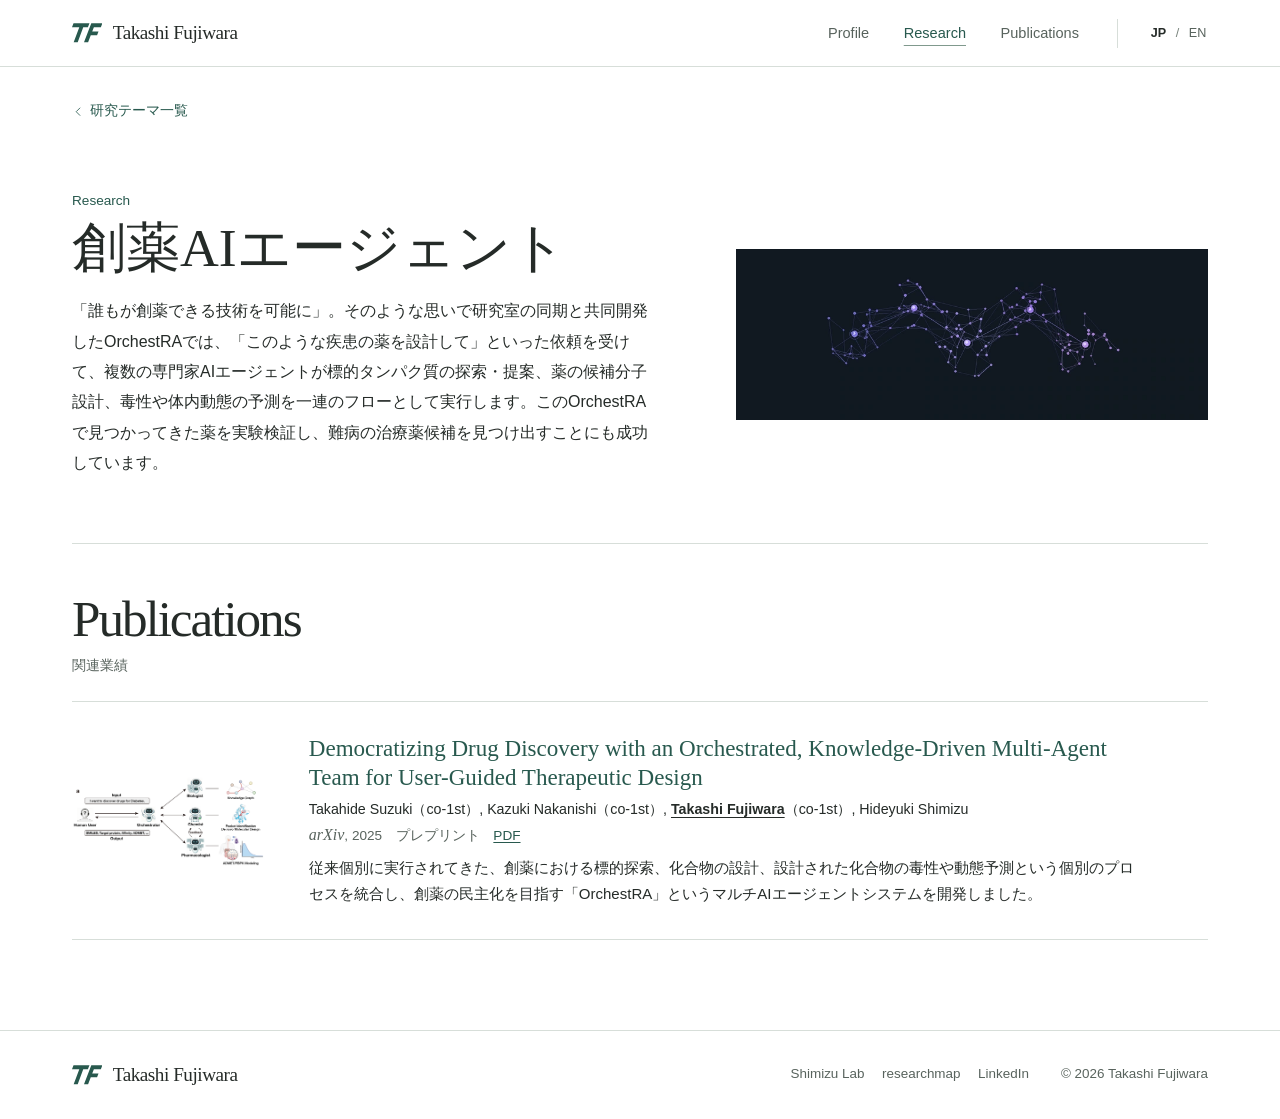
<file: research/agents/index.html>
<!doctype html><html lang="ja"><head><meta charset="utf-8"><meta name="viewport" content="width=device-width, initial-scale=1"><meta name="theme-color" content="#ffffff"><title>創薬AIエージェント | Takashi Fujiwara</title><meta name="description" content="薬理を担うAIが候補分子の弱点を見つけ、化学を担うAIが構造を練り直す。専門の異なるAIが協力する創薬の仕組みを開発しています。"><meta property="og:type" content="website"><meta property="og:locale" content="ja_JP"><meta property="og:title" content="創薬AIエージェント | Takashi Fujiwara"><meta property="og:description" content="薬理を担うAIが候補分子の弱点を見つけ、化学を担うAIが構造を練り直す。専門の異なるAIが協力する創薬の仕組みを開発しています。"><link rel="icon" href="../../assets/mark.svg" type="image/svg+xml"><link rel="stylesheet" href="../../style.css?v=bbe0ea1b0e"><script src="../../site.js" defer></script></head><body data-page="project"><a href="#main" class="skip">本文へ移動</a>
    <header class="mast"><div class="container mast-inner"><a class="brand" href="../../index.html#overview" aria-label="Takashi Fujiwara"><svg class="logo-mark" viewBox="0 0 40 38" aria-hidden="true"><g fill="currentColor"><path d="M2 6h21l-2.1 5.1h-6.1L7.5 31H2.2l7.4-19.9H0z"/><path d="M25.4 6H40l-2 5.1H28.8l-2.2 5.6h8.3l-1.9 5h-8.3l-3.5 9.3h-5.4z"/></g></svg><span>Takashi Fujiwara</span></a><div class="desktop-nav"><nav aria-label="主要ナビゲーション"><a data-section="profile" class="" href="../../index.html#profile">Profile</a><a data-section="research" class="active" href="../../index.html#research">Research</a><a data-section="publications" class="" href="../../index.html#publications">Publications</a></nav></div><div class="languages" aria-label="表示言語"><svg class="icon" viewBox="0 0 24 24" fill="none" stroke="currentColor" stroke-width="1.6" stroke-linecap="round" stroke-linejoin="round" aria-hidden="true"><circle cx="12" cy="12" r="8.5"/><ellipse cx="12" cy="12" rx="4" ry="8.5"/><path d="M3.5 12h17"/></svg><a href="index.html" lang="ja" hreflang="ja" data-lang="ja" aria-current="true">JP</a><span>/</span><a href="../../en/research/agents/index.html" lang="en" hreflang="en" data-lang="en">EN</a></div><button id="menu-toggle" type="button" aria-expanded="false" aria-controls="mobile-nav" aria-label="メニュー"><svg class="icon" viewBox="0 0 24 24" fill="none" stroke="currentColor" stroke-width="1.6" stroke-linecap="round" stroke-linejoin="round" aria-hidden="true"><path d="M3 6h18M3 12h18M3 18h18"/></svg><svg class="icon" viewBox="0 0 24 24" fill="none" stroke="currentColor" stroke-width="1.6" stroke-linecap="round" stroke-linejoin="round" aria-hidden="true"><path d="m5 5 14 14M19 5 5 19"/></svg></button></div><nav id="mobile-nav" hidden aria-label="モバイルナビゲーション"><a data-section="profile" class="" href="../../index.html#profile">Profile</a><a data-section="research" class="active" href="../../index.html#research">Research</a><a data-section="publications" class="" href="../../index.html#publications">Publications</a></nav></header><main id="main" class="project-main"><div class="container"><a href="../../index.html#research" class="back"><svg class="icon" viewBox="0 0 24 24" fill="none" stroke="currentColor" stroke-width="1.6" stroke-linecap="round" stroke-linejoin="round" aria-hidden="true"><path d="m15 5-7 7 7 7"/></svg>研究テーマ一覧</a>
        <div class="project-hero"><div><div class="kicker">Research</div><h1>創薬AIエージェント</h1><p>「誰もが創薬できる技術を可能に」。そのような思いで研究室の同期と共同開発したOrchestRAでは、「このような疾患の薬を設計して」といった依頼を受けて、複数の専門家AIエージェントが標的タンパク質の探索・提案、薬の候補分子設計、毒性や体内動態の予測を一連のフローとして実行します。このOrchestRAで見つかってきた薬を実験検証し、難病の治療薬候補を見つけ出すことにも成功しています。</p></div><figure class="project-visual"><img src="../../assets/agents.webp" width="800" height="290" alt="協調するエージェントの概念図"/></figure></div>
        <section class="related"><div class="section-title"><h2>Publications</h2><span>関連業績</span></div><div class="papers"><article class="paper" data-kind="preprint">
  <a class="paper-figure paper-figure-wide" href="../../assets/publications/orchestra.webp?v=021a05096b"><span class="sr-only">図を原寸で開く。</span><img class="paper-thumb" src="../../assets/publications/orchestra.webp?v=021a05096b" alt="OrchestRAで、利用者の依頼を受けたオーケストレーターが生物学・化学・薬理学の専門エージェントと連携する構成図。" width="1728" height="812" loading="lazy" decoding="async"></a>
  <div class="paper-copy">
    <h3 lang="en"><a href="https://arxiv.org/abs/2512.21623">Democratizing Drug Discovery with an Orchestrated, Knowledge-Driven Multi-Agent Team for User-Guided Therapeutic Design</a></h3>
    <p class="authors">Takahide Suzuki（co-1st）, Kazuki Nakanishi（co-1st）, <strong class="self-author">Takashi Fujiwara</strong>（co-1st）, Hideyuki Shimizu</p>
    <div class="paper-meta"><span><cite lang="en">arXiv</cite>, <time datetime="2025">2025</time></span><span>プレプリント</span><a href="https://arxiv.org/pdf/2512.21623">PDF<span class="sr-only"> — Democratizing Drug Discovery with an Orchestrated, Knowledge-Driven Multi-Agent Team for User-Guided Therapeutic Design</span></a></div>
    <p class="paper-summary">従来個別に実行されてきた、創薬における標的探索、化合物の設計、設計された化合物の毒性や動態予測という個別のプロセスを統合し、創薬の民主化を目指す「OrchestRA」というマルチAIエージェントシステムを開発しました。</p>
  </div>
</article></div></section></div></main><footer><div class="container footer-wrap"><a class="brand" href="../../index.html#overview" aria-label="Takashi Fujiwara"><svg class="logo-mark" viewBox="0 0 40 38" aria-hidden="true"><g fill="currentColor"><path d="M2 6h21l-2.1 5.1h-6.1L7.5 31H2.2l7.4-19.9H0z"/><path d="M25.4 6H40l-2 5.1H28.8l-2.2 5.6h8.3l-1.9 5h-8.3l-3.5 9.3h-5.4z"/></g></svg><span>Takashi Fujiwara</span></a><div class="footer-links"><a href="https://shimizuhideyuki-lab.org/t_fujiwara/">Shimizu Lab</a><a href="https://researchmap.jp/takashi_fujiwara">researchmap</a><a href="https://www.linkedin.com/in/takashi-fujiwara-124292261/">LinkedIn</a></div><small>© 2026 Takashi Fujiwara</small></div></footer></body></html>
</file>
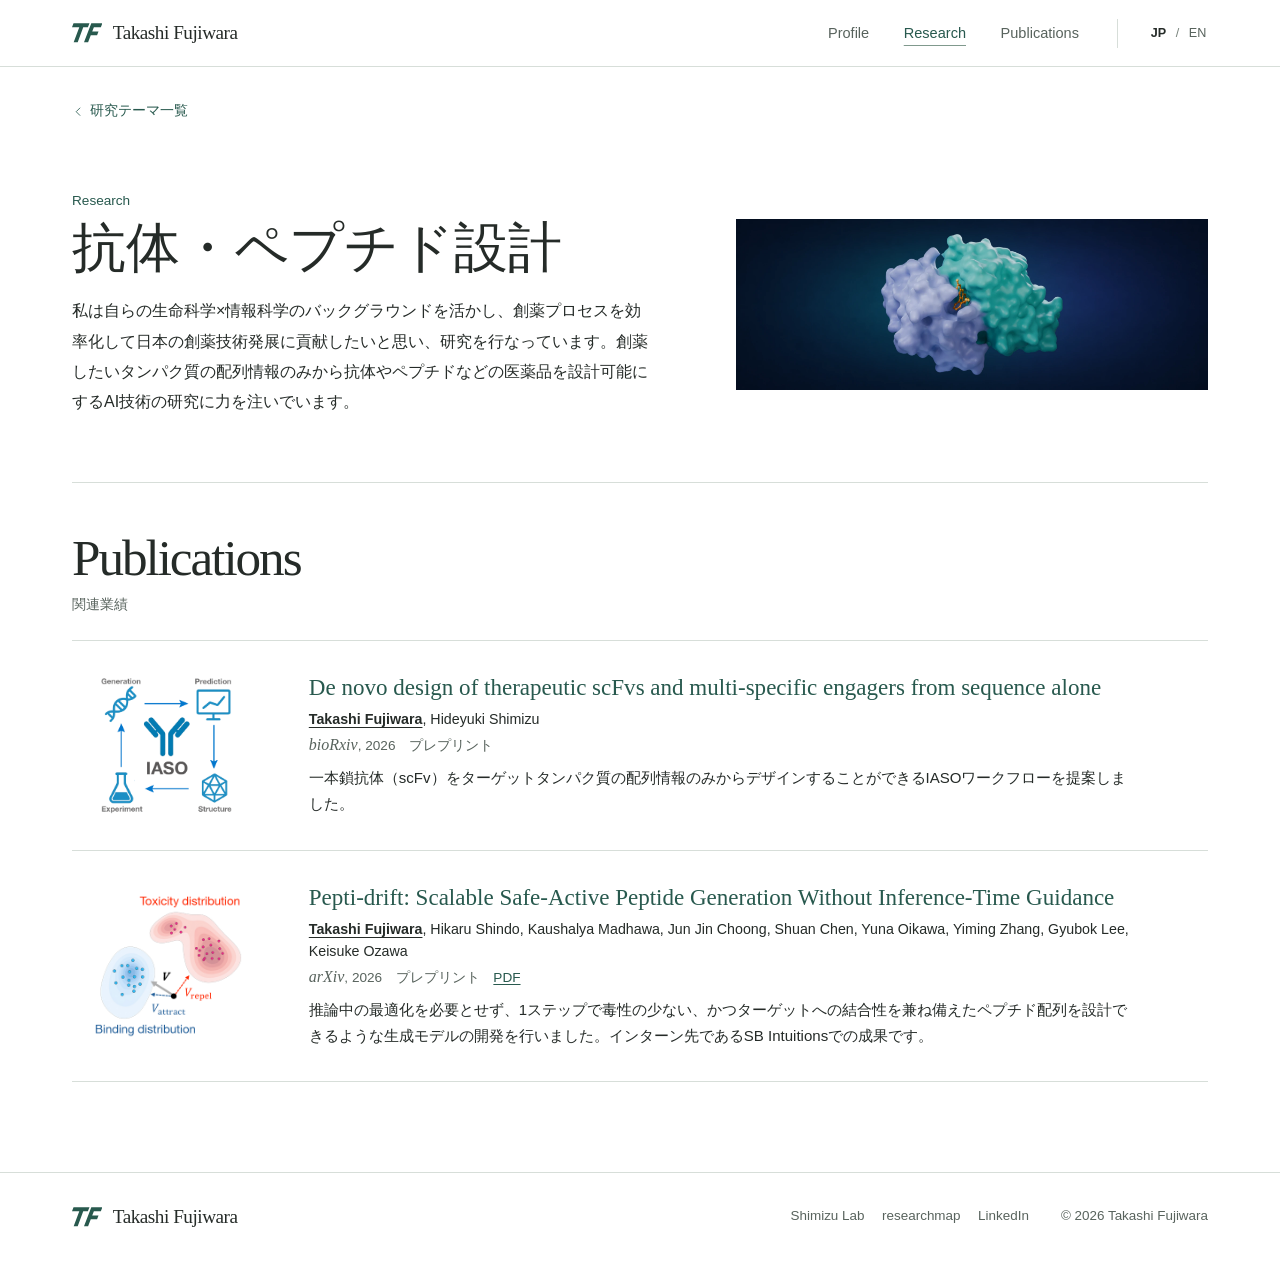
<file: research/antibody/index.html>
<!doctype html><html lang="ja"><head><meta charset="utf-8"><meta name="viewport" content="width=device-width, initial-scale=1"><meta name="theme-color" content="#ffffff"><title>抗体・ペプチド設計 | Takashi Fujiwara</title><meta name="description" content="標的の配列から抗体を設計し、合成して試す候補を絞り込みます。ペプチドでは、結合と安全性の両方を予測して選びます。"><meta property="og:type" content="website"><meta property="og:locale" content="ja_JP"><meta property="og:title" content="抗体・ペプチド設計 | Takashi Fujiwara"><meta property="og:description" content="標的の配列から抗体を設計し、合成して試す候補を絞り込みます。ペプチドでは、結合と安全性の両方を予測して選びます。"><link rel="icon" href="../../assets/mark.svg" type="image/svg+xml"><link rel="stylesheet" href="../../style.css?v=bbe0ea1b0e"><script src="../../site.js" defer></script></head><body data-page="project"><a href="#main" class="skip">本文へ移動</a>
    <header class="mast"><div class="container mast-inner"><a class="brand" href="../../index.html#overview" aria-label="Takashi Fujiwara"><svg class="logo-mark" viewBox="0 0 40 38" aria-hidden="true"><g fill="currentColor"><path d="M2 6h21l-2.1 5.1h-6.1L7.5 31H2.2l7.4-19.9H0z"/><path d="M25.4 6H40l-2 5.1H28.8l-2.2 5.6h8.3l-1.9 5h-8.3l-3.5 9.3h-5.4z"/></g></svg><span>Takashi Fujiwara</span></a><div class="desktop-nav"><nav aria-label="主要ナビゲーション"><a data-section="profile" class="" href="../../index.html#profile">Profile</a><a data-section="research" class="active" href="../../index.html#research">Research</a><a data-section="publications" class="" href="../../index.html#publications">Publications</a></nav></div><div class="languages" aria-label="表示言語"><svg class="icon" viewBox="0 0 24 24" fill="none" stroke="currentColor" stroke-width="1.6" stroke-linecap="round" stroke-linejoin="round" aria-hidden="true"><circle cx="12" cy="12" r="8.5"/><ellipse cx="12" cy="12" rx="4" ry="8.5"/><path d="M3.5 12h17"/></svg><a href="index.html" lang="ja" hreflang="ja" data-lang="ja" aria-current="true">JP</a><span>/</span><a href="../../en/research/antibody/index.html" lang="en" hreflang="en" data-lang="en">EN</a></div><button id="menu-toggle" type="button" aria-expanded="false" aria-controls="mobile-nav" aria-label="メニュー"><svg class="icon" viewBox="0 0 24 24" fill="none" stroke="currentColor" stroke-width="1.6" stroke-linecap="round" stroke-linejoin="round" aria-hidden="true"><path d="M3 6h18M3 12h18M3 18h18"/></svg><svg class="icon" viewBox="0 0 24 24" fill="none" stroke="currentColor" stroke-width="1.6" stroke-linecap="round" stroke-linejoin="round" aria-hidden="true"><path d="m5 5 14 14M19 5 5 19"/></svg></button></div><nav id="mobile-nav" hidden aria-label="モバイルナビゲーション"><a data-section="profile" class="" href="../../index.html#profile">Profile</a><a data-section="research" class="active" href="../../index.html#research">Research</a><a data-section="publications" class="" href="../../index.html#publications">Publications</a></nav></header><main id="main" class="project-main"><div class="container"><a href="../../index.html#research" class="back"><svg class="icon" viewBox="0 0 24 24" fill="none" stroke="currentColor" stroke-width="1.6" stroke-linecap="round" stroke-linejoin="round" aria-hidden="true"><path d="m15 5-7 7 7 7"/></svg>研究テーマ一覧</a>
        <div class="project-hero"><div><div class="kicker">Research</div><h1>抗体・ペプチド設計</h1><p>私は自らの生命科学×情報科学のバックグラウンドを活かし、創薬プロセスを効率化して日本の創薬技術発展に貢献したいと思い、研究を行なっています。創薬したいタンパク質の配列情報のみから抗体やペプチドなどの医薬品を設計可能にするAI技術の研究に力を注いでいます。</p></div><figure class="project-visual"><a href="https://www.rcsb.org/structure/1X9Q"><img src="../../assets/antibody.webp?v=1x9q-surface" class="surface-figure" width="1760" height="638" alt="抗体断片4m5.3の分子表面。青緑の軽鎖可変ドメインと紫の重鎖可変ドメインの間に、金色のフルオレセインが結合している。"/></a></figure></div>
        <section class="related"><div class="section-title"><h2>Publications</h2><span>関連業績</span></div><div class="papers"><article class="paper" data-kind="preprint">
  <a class="paper-figure" href="../../assets/publications/iaso.webp?v=74e50d8685"><span class="sr-only">図を原寸で開く。</span><img class="paper-thumb" src="../../assets/publications/iaso.webp?v=74e50d8685" alt="IASOにおける抗体の生成、予測、構造解析、実験のサイクル。" width="776" height="766" loading="lazy" decoding="async"></a>
  <div class="paper-copy">
    <h3 lang="en"><a href="https://doi.org/10.64898/2026.03.17.712263">De novo design of therapeutic scFvs and multi-specific engagers from sequence alone</a></h3>
    <p class="authors"><strong class="self-author">Takashi Fujiwara</strong>, Hideyuki Shimizu</p>
    <div class="paper-meta"><span><cite lang="en">bioRxiv</cite>, <time datetime="2026">2026</time></span><span>プレプリント</span></div>
    <p class="paper-summary">一本鎖抗体（scFv）をターゲットタンパク質の配列情報のみからデザインすることができるIASOワークフローを提案しました。</p>
  </div>
</article><article class="paper" data-kind="preprint">
  <a class="paper-figure" href="../../assets/publications/pepti.webp?v=4161cce3f6"><span class="sr-only">モデルの全体図を開く。</span><img class="paper-thumb" src="../../assets/publications/pepti-drift-field.webp" alt="Pepti-driftのドリフトベクトル。青の結合分布に引き寄せる成分と、赤の毒性分布から遠ざける成分を示す。" width="334" height="326" loading="lazy" decoding="async"></a>
  <div class="paper-copy">
    <h3 lang="en"><a href="https://arxiv.org/abs/2606.27824">Pepti-drift: Scalable Safe-Active Peptide Generation Without Inference-Time Guidance</a></h3>
    <p class="authors"><strong class="self-author">Takashi Fujiwara</strong>, Hikaru Shindo, Kaushalya Madhawa, Jun Jin Choong, Shuan Chen, Yuna Oikawa, Yiming Zhang, Gyubok Lee, Keisuke Ozawa</p>
    <div class="paper-meta"><span><cite lang="en">arXiv</cite>, <time datetime="2026">2026</time></span><span>プレプリント</span><a href="https://arxiv.org/pdf/2606.27824">PDF<span class="sr-only"> — Pepti-drift: Scalable Safe-Active Peptide Generation Without Inference-Time Guidance</span></a></div>
    <p class="paper-summary">推論中の最適化を必要とせず、1ステップで毒性の少ない、かつターゲットへの結合性を兼ね備えたペプチド配列を設計できるような生成モデルの開発を行いました。インターン先であるSB Intuitionsでの成果です。</p>
  </div>
</article></div></section></div></main><footer><div class="container footer-wrap"><a class="brand" href="../../index.html#overview" aria-label="Takashi Fujiwara"><svg class="logo-mark" viewBox="0 0 40 38" aria-hidden="true"><g fill="currentColor"><path d="M2 6h21l-2.1 5.1h-6.1L7.5 31H2.2l7.4-19.9H0z"/><path d="M25.4 6H40l-2 5.1H28.8l-2.2 5.6h8.3l-1.9 5h-8.3l-3.5 9.3h-5.4z"/></g></svg><span>Takashi Fujiwara</span></a><div class="footer-links"><a href="https://shimizuhideyuki-lab.org/t_fujiwara/">Shimizu Lab</a><a href="https://researchmap.jp/takashi_fujiwara">researchmap</a><a href="https://www.linkedin.com/in/takashi-fujiwara-124292261/">LinkedIn</a></div><small>© 2026 Takashi Fujiwara</small></div></footer></body></html>
</file>
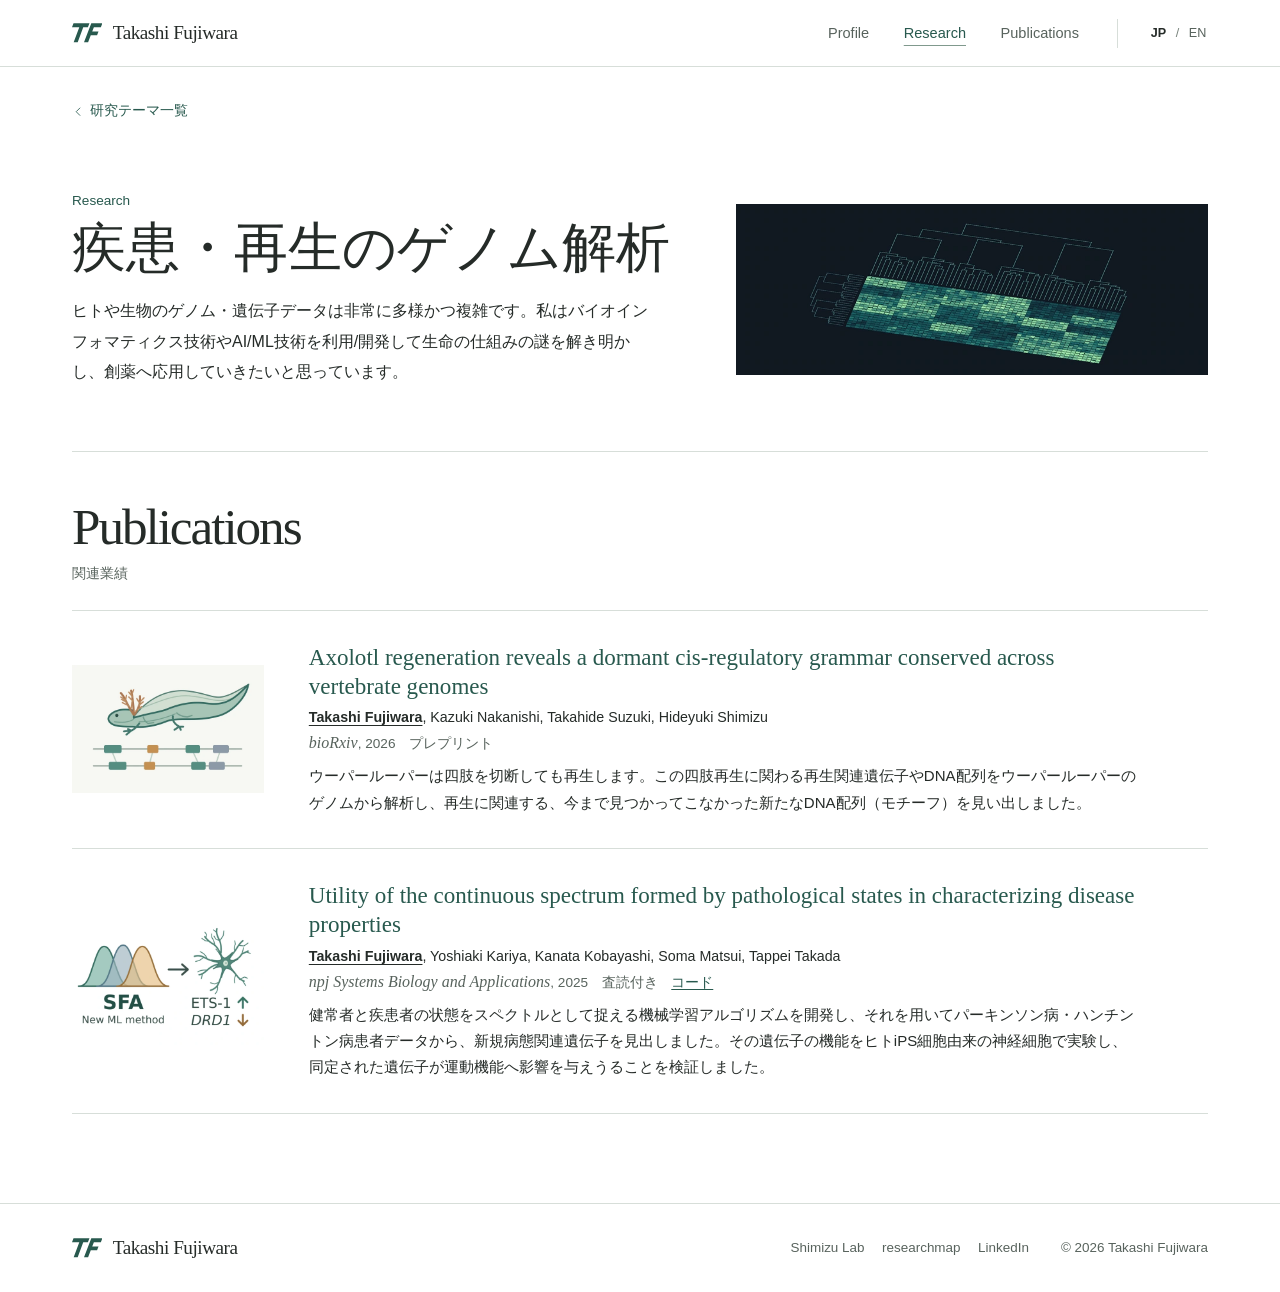
<file: research/systems/index.html>
<!doctype html><html lang="ja"><head><meta charset="utf-8"><meta name="viewport" content="width=device-width, initial-scale=1"><meta name="theme-color" content="#ffffff"><title>疾患・再生のゲノム解析 | Takashi Fujiwara</title><meta name="description" content="パーキンソン病とハンチントン病の運動症状、アホロートルとヒトの再生能力。それぞれの違いを生む手がかりを、遺伝子発現とDNAの制御配列から探ります。"><meta property="og:type" content="website"><meta property="og:locale" content="ja_JP"><meta property="og:title" content="疾患・再生のゲノム解析 | Takashi Fujiwara"><meta property="og:description" content="パーキンソン病とハンチントン病の運動症状、アホロートルとヒトの再生能力。それぞれの違いを生む手がかりを、遺伝子発現とDNAの制御配列から探ります。"><link rel="icon" href="../../assets/mark.svg" type="image/svg+xml"><link rel="stylesheet" href="../../style.css?v=693ba620c2"><script src="../../site.js" defer></script></head><body data-page="project"><a href="#main" class="skip">本文へ移動</a>
    <header class="mast"><div class="container mast-inner"><a class="brand" href="../../index.html#overview" aria-label="Takashi Fujiwara"><svg class="logo-mark" viewBox="0 0 40 38" aria-hidden="true"><g fill="currentColor"><path d="M2 6h21l-2.1 5.1h-6.1L7.5 31H2.2l7.4-19.9H0z"/><path d="M25.4 6H40l-2 5.1H28.8l-2.2 5.6h8.3l-1.9 5h-8.3l-3.5 9.3h-5.4z"/></g></svg><span>Takashi Fujiwara</span></a><div class="desktop-nav"><nav aria-label="主要ナビゲーション"><a data-section="profile" class="" href="../../index.html#profile">Profile</a><a data-section="research" class="active" href="../../index.html#research">Research</a><a data-section="publications" class="" href="../../index.html#publications">Publications</a></nav></div><div class="languages" aria-label="表示言語"><svg class="icon" viewBox="0 0 24 24" fill="none" stroke="currentColor" stroke-width="1.6" stroke-linecap="round" stroke-linejoin="round" aria-hidden="true"><circle cx="12" cy="12" r="8.5"/><ellipse cx="12" cy="12" rx="4" ry="8.5"/><path d="M3.5 12h17"/></svg><a href="index.html" lang="ja" hreflang="ja" data-lang="ja" aria-current="true">JP</a><span>/</span><a href="../../en/research/systems/index.html" lang="en" hreflang="en" data-lang="en">EN</a></div><button id="menu-toggle" type="button" aria-expanded="false" aria-controls="mobile-nav" aria-label="メニュー"><svg class="icon" viewBox="0 0 24 24" fill="none" stroke="currentColor" stroke-width="1.6" stroke-linecap="round" stroke-linejoin="round" aria-hidden="true"><path d="M3 6h18M3 12h18M3 18h18"/></svg><svg class="icon" viewBox="0 0 24 24" fill="none" stroke="currentColor" stroke-width="1.6" stroke-linecap="round" stroke-linejoin="round" aria-hidden="true"><path d="m5 5 14 14M19 5 5 19"/></svg></button></div><nav id="mobile-nav" hidden aria-label="モバイルナビゲーション"><a data-section="profile" class="" href="../../index.html#profile">Profile</a><a data-section="research" class="active" href="../../index.html#research">Research</a><a data-section="publications" class="" href="../../index.html#publications">Publications</a></nav></header><main id="main" class="project-main"><div class="container"><a href="../../index.html#research" class="back"><svg class="icon" viewBox="0 0 24 24" fill="none" stroke="currentColor" stroke-width="1.6" stroke-linecap="round" stroke-linejoin="round" aria-hidden="true"><path d="m15 5-7 7 7 7"/></svg>研究テーマ一覧</a>
        <div class="project-hero"><div><div class="kicker">Research</div><h1>疾患・再生のゲノム解析</h1><p>ヒトや生物のゲノム・遺伝子データは非常に多様かつ複雑です。私はバイオインフォマティクス技術やAI/ML技術を利用/開発して生命の仕組みの謎を解き明かし、創薬へ応用していきたいと思っています。</p></div><figure class="project-visual"><img src="../../assets/systems.webp" width="800" height="290" alt="模擬データによる遺伝子発現のクラスタリング"/></figure></div>
        <section class="related"><div class="section-title"><h2>Publications</h2><span>関連業績</span></div><div class="papers"><article class="paper" data-kind="preprint">
  <img class="paper-thumb" src="../../assets/publications/axolotl.webp" alt="アホロートルと、種をまたいで保存されたDNAモチーフの並びの模式図" width="600" height="400" loading="lazy" decoding="async">
  <div class="paper-copy">
    <h3 lang="en"><a href="https://doi.org/10.64898/2026.07.13.738357">Axolotl regeneration reveals a dormant cis-regulatory grammar conserved across vertebrate genomes</a></h3>
    <p class="authors"><strong class="self-author">Takashi Fujiwara</strong>, Kazuki Nakanishi, Takahide Suzuki, Hideyuki Shimizu</p>
    <div class="paper-meta"><span><cite lang="en">bioRxiv</cite>, <time datetime="2026">2026</time></span><span>プレプリント</span></div>
    <p class="paper-summary">ウーパールーパーは四肢を切断しても再生します。この四肢再生に関わる再生関連遺伝子やDNA配列をウーパールーパーのゲノムから解析し、再生に関連する、今まで見つかってこなかった新たなDNA配列（モチーフ）を見い出しました。</p>
  </div>
</article><article class="paper" data-kind="article">
  <img class="paper-thumb" src="../../assets/publications/spectrum.webp?v=849a50d4" alt="開発した機械学習手法SFAは疾患と対照の状態の重なりをモデル化し、脳の遺伝子発現データからETS-1を候補として抽出。ヒトiPS細胞由来の前脳神経細胞でETS-1を過剰発現させると、DRD1のmRNAが減少した。" width="600" height="400" loading="lazy" decoding="async">
  <div class="paper-copy">
    <h3 lang="en"><a href="https://doi.org/10.1038/s41540-025-00579-x">Utility of the continuous spectrum formed by pathological states in characterizing disease properties</a></h3>
    <p class="authors"><strong class="self-author">Takashi Fujiwara</strong>, Yoshiaki Kariya, Kanata Kobayashi, Soma Matsui, Tappei Takada</p>
    <div class="paper-meta"><span><cite lang="en">npj Systems Biology and Applications</cite>, <time datetime="2025">2025</time></span><span>査読付き</span><a href="https://github.com/kyoshiaki-tky/SFA">コード<span class="sr-only"> — Utility of the continuous spectrum formed by pathological states in characterizing disease properties</span></a></div>
    <p class="paper-summary">健常者と疾患者の状態をスペクトルとして捉える機械学習アルゴリズムを開発し、それを用いてパーキンソン病・ハンチントン病患者データから、新規病態関連遺伝子を見出しました。その遺伝子の機能をヒトiPS細胞由来の神経細胞で実験し、同定された遺伝子が運動機能へ影響を与えうることを検証しました。</p>
  </div>
</article></div></section></div></main><footer><div class="container footer-wrap"><a class="brand" href="../../index.html#overview" aria-label="Takashi Fujiwara"><svg class="logo-mark" viewBox="0 0 40 38" aria-hidden="true"><g fill="currentColor"><path d="M2 6h21l-2.1 5.1h-6.1L7.5 31H2.2l7.4-19.9H0z"/><path d="M25.4 6H40l-2 5.1H28.8l-2.2 5.6h8.3l-1.9 5h-8.3l-3.5 9.3h-5.4z"/></g></svg><span>Takashi Fujiwara</span></a><div class="footer-links"><a href="https://shimizuhideyuki-lab.org/t_fujiwara/">Shimizu Lab</a><a href="https://researchmap.jp/takashi_fujiwara">researchmap</a><a href="https://www.linkedin.com/in/takashi-fujiwara-124292261/">LinkedIn</a></div><small>© 2026 Takashi Fujiwara</small></div></footer></body></html>
</file>
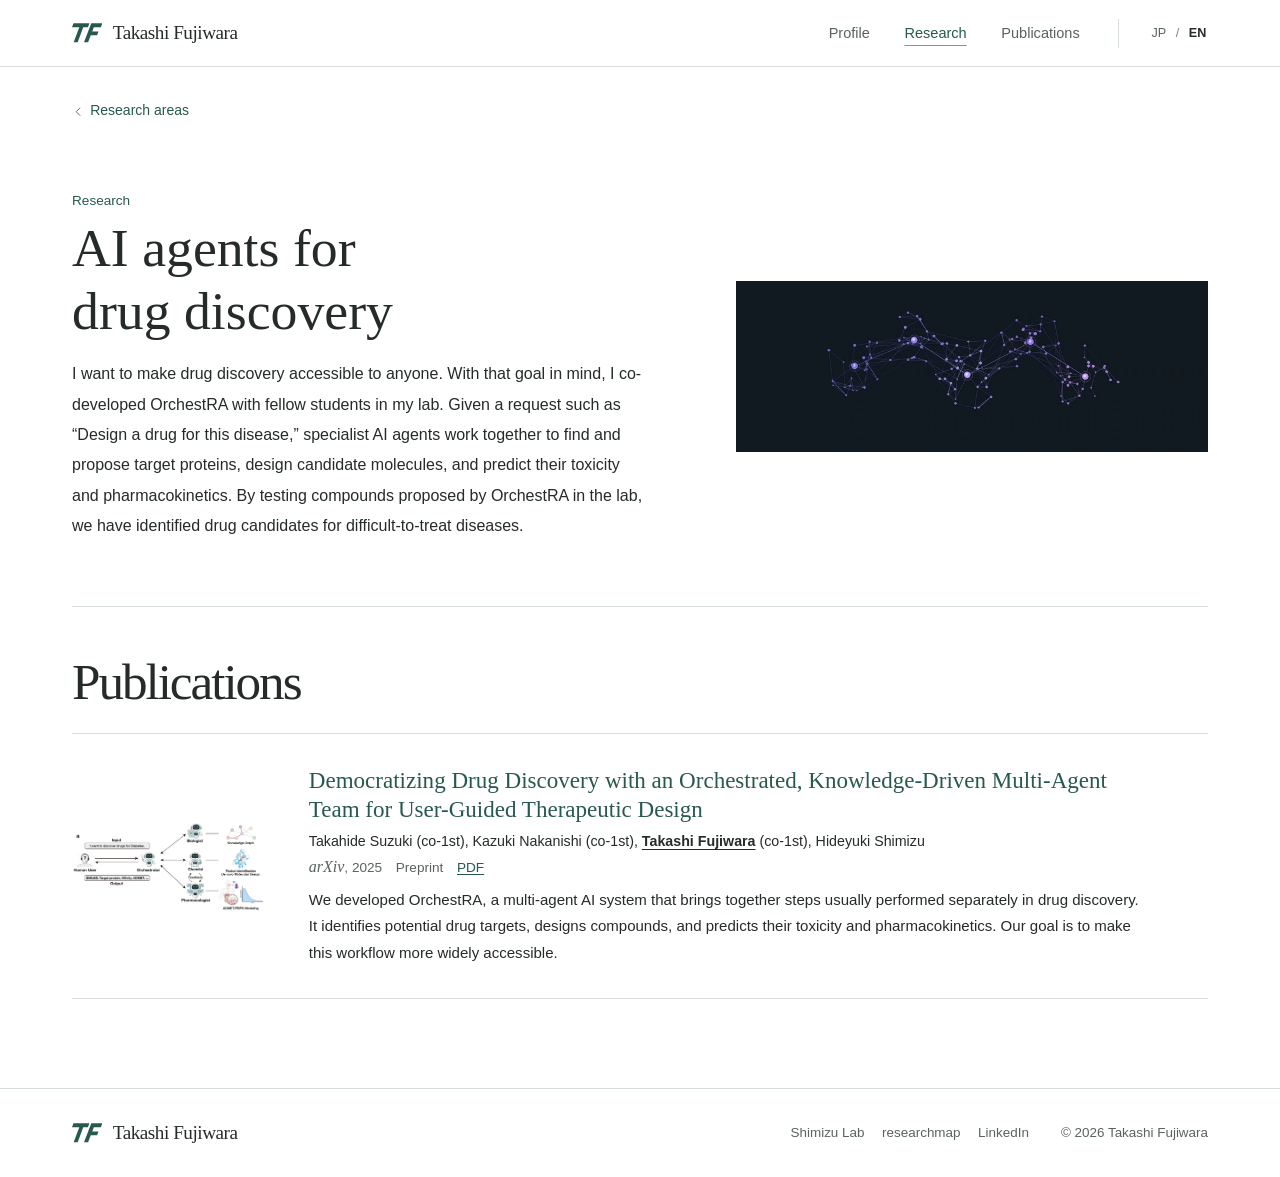
<file: en/research/agents/index.html>
<!doctype html><html lang="en"><head><meta charset="utf-8"><meta name="viewport" content="width=device-width, initial-scale=1"><meta name="theme-color" content="#ffffff"><title>AI agents for drug discovery | Takashi Fujiwara</title><meta name="description" content="When one AI agent flags a problem with how a molecule might behave in the body, another revises its structure. I co-developed OrchestRA to put that feedback to work in drug design."><meta property="og:type" content="website"><meta property="og:locale" content="en_US"><meta property="og:title" content="AI agents for drug discovery | Takashi Fujiwara"><meta property="og:description" content="When one AI agent flags a problem with how a molecule might behave in the body, another revises its structure. I co-developed OrchestRA to put that feedback to work in drug design."><link rel="icon" href="../../../assets/mark.svg" type="image/svg+xml"><link rel="stylesheet" href="../../../style.css?v=bbe0ea1b0e"><script src="../../../site.js" defer></script></head><body data-page="project"><a href="#main" class="skip">Skip to content</a>
    <header class="mast"><div class="container mast-inner"><a class="brand" href="../../index.html#overview" aria-label="Takashi Fujiwara"><svg class="logo-mark" viewBox="0 0 40 38" aria-hidden="true"><g fill="currentColor"><path d="M2 6h21l-2.1 5.1h-6.1L7.5 31H2.2l7.4-19.9H0z"/><path d="M25.4 6H40l-2 5.1H28.8l-2.2 5.6h8.3l-1.9 5h-8.3l-3.5 9.3h-5.4z"/></g></svg><span>Takashi Fujiwara</span></a><div class="desktop-nav"><nav aria-label="Main navigation"><a data-section="profile" class="" href="../../index.html#profile">Profile</a><a data-section="research" class="active" href="../../index.html#research">Research</a><a data-section="publications" class="" href="../../index.html#publications">Publications</a></nav></div><div class="languages" aria-label="Language"><svg class="icon" viewBox="0 0 24 24" fill="none" stroke="currentColor" stroke-width="1.6" stroke-linecap="round" stroke-linejoin="round" aria-hidden="true"><circle cx="12" cy="12" r="8.5"/><ellipse cx="12" cy="12" rx="4" ry="8.5"/><path d="M3.5 12h17"/></svg><a href="../../../research/agents/index.html" lang="ja" hreflang="ja" data-lang="ja">JP</a><span>/</span><a href="index.html" lang="en" hreflang="en" data-lang="en" aria-current="true">EN</a></div><button id="menu-toggle" type="button" aria-expanded="false" aria-controls="mobile-nav" aria-label="Menu"><svg class="icon" viewBox="0 0 24 24" fill="none" stroke="currentColor" stroke-width="1.6" stroke-linecap="round" stroke-linejoin="round" aria-hidden="true"><path d="M3 6h18M3 12h18M3 18h18"/></svg><svg class="icon" viewBox="0 0 24 24" fill="none" stroke="currentColor" stroke-width="1.6" stroke-linecap="round" stroke-linejoin="round" aria-hidden="true"><path d="m5 5 14 14M19 5 5 19"/></svg></button></div><nav id="mobile-nav" hidden aria-label="Mobile navigation"><a data-section="profile" class="" href="../../index.html#profile">Profile</a><a data-section="research" class="active" href="../../index.html#research">Research</a><a data-section="publications" class="" href="../../index.html#publications">Publications</a></nav></header><main id="main" class="project-main"><div class="container"><a href="../../index.html#research" class="back"><svg class="icon" viewBox="0 0 24 24" fill="none" stroke="currentColor" stroke-width="1.6" stroke-linecap="round" stroke-linejoin="round" aria-hidden="true"><path d="m15 5-7 7 7 7"/></svg>Research areas</a>
        <div class="project-hero"><div><div class="kicker">Research</div><h1>AI agents for drug discovery</h1><p>I want to make drug discovery accessible to anyone. With that goal in mind, I co-developed OrchestRA with fellow students in my lab. Given a request such as “Design a drug for this disease,” specialist AI agents work together to find and propose target proteins, design candidate molecules, and predict their toxicity and pharmacokinetics. By testing compounds proposed by OrchestRA in the lab, we have identified drug candidates for difficult-to-treat diseases.</p></div><figure class="project-visual"><img src="../../../assets/agents.webp" width="800" height="290" alt="Conceptual illustration of a multi-agent network"/></figure></div>
        <section class="related"><div class="section-title"><h2>Publications</h2></div><div class="papers"><article class="paper" data-kind="preprint">
  <a class="paper-figure paper-figure-wide" href="../../../assets/publications/orchestra.webp?v=021a05096b"><span class="sr-only">View full-size figure. </span><img class="paper-thumb" src="../../../assets/publications/orchestra.webp?v=021a05096b" alt="OrchestRA connects the user to an orchestrator coordinating biologist, chemist, and pharmacologist agents." width="1728" height="812" loading="lazy" decoding="async"></a>
  <div class="paper-copy">
    <h3 lang="en"><a href="https://arxiv.org/abs/2512.21623">Democratizing Drug Discovery with an Orchestrated, Knowledge-Driven Multi-Agent Team for User-Guided Therapeutic Design</a></h3>
    <p class="authors">Takahide Suzuki (co-1st), Kazuki Nakanishi (co-1st), <strong class="self-author">Takashi Fujiwara</strong> (co-1st), Hideyuki Shimizu</p>
    <div class="paper-meta"><span><cite lang="en">arXiv</cite>, <time datetime="2025">2025</time></span><span>Preprint</span><a href="https://arxiv.org/pdf/2512.21623">PDF<span class="sr-only"> — Democratizing Drug Discovery with an Orchestrated, Knowledge-Driven Multi-Agent Team for User-Guided Therapeutic Design</span></a></div>
    <p class="paper-summary">We developed OrchestRA, a multi-agent AI system that brings together steps usually performed separately in drug discovery. It identifies potential drug targets, designs compounds, and predicts their toxicity and pharmacokinetics. Our goal is to make this workflow more widely accessible.</p>
  </div>
</article></div></section></div></main><footer><div class="container footer-wrap"><a class="brand" href="../../index.html#overview" aria-label="Takashi Fujiwara"><svg class="logo-mark" viewBox="0 0 40 38" aria-hidden="true"><g fill="currentColor"><path d="M2 6h21l-2.1 5.1h-6.1L7.5 31H2.2l7.4-19.9H0z"/><path d="M25.4 6H40l-2 5.1H28.8l-2.2 5.6h8.3l-1.9 5h-8.3l-3.5 9.3h-5.4z"/></g></svg><span>Takashi Fujiwara</span></a><div class="footer-links"><a href="https://shimizuhideyuki-lab.org/t_fujiwara/">Shimizu Lab</a><a href="https://researchmap.jp/takashi_fujiwara">researchmap</a><a href="https://www.linkedin.com/in/takashi-fujiwara-124292261/">LinkedIn</a></div><small>© 2026 Takashi Fujiwara</small></div></footer></body></html>
</file>
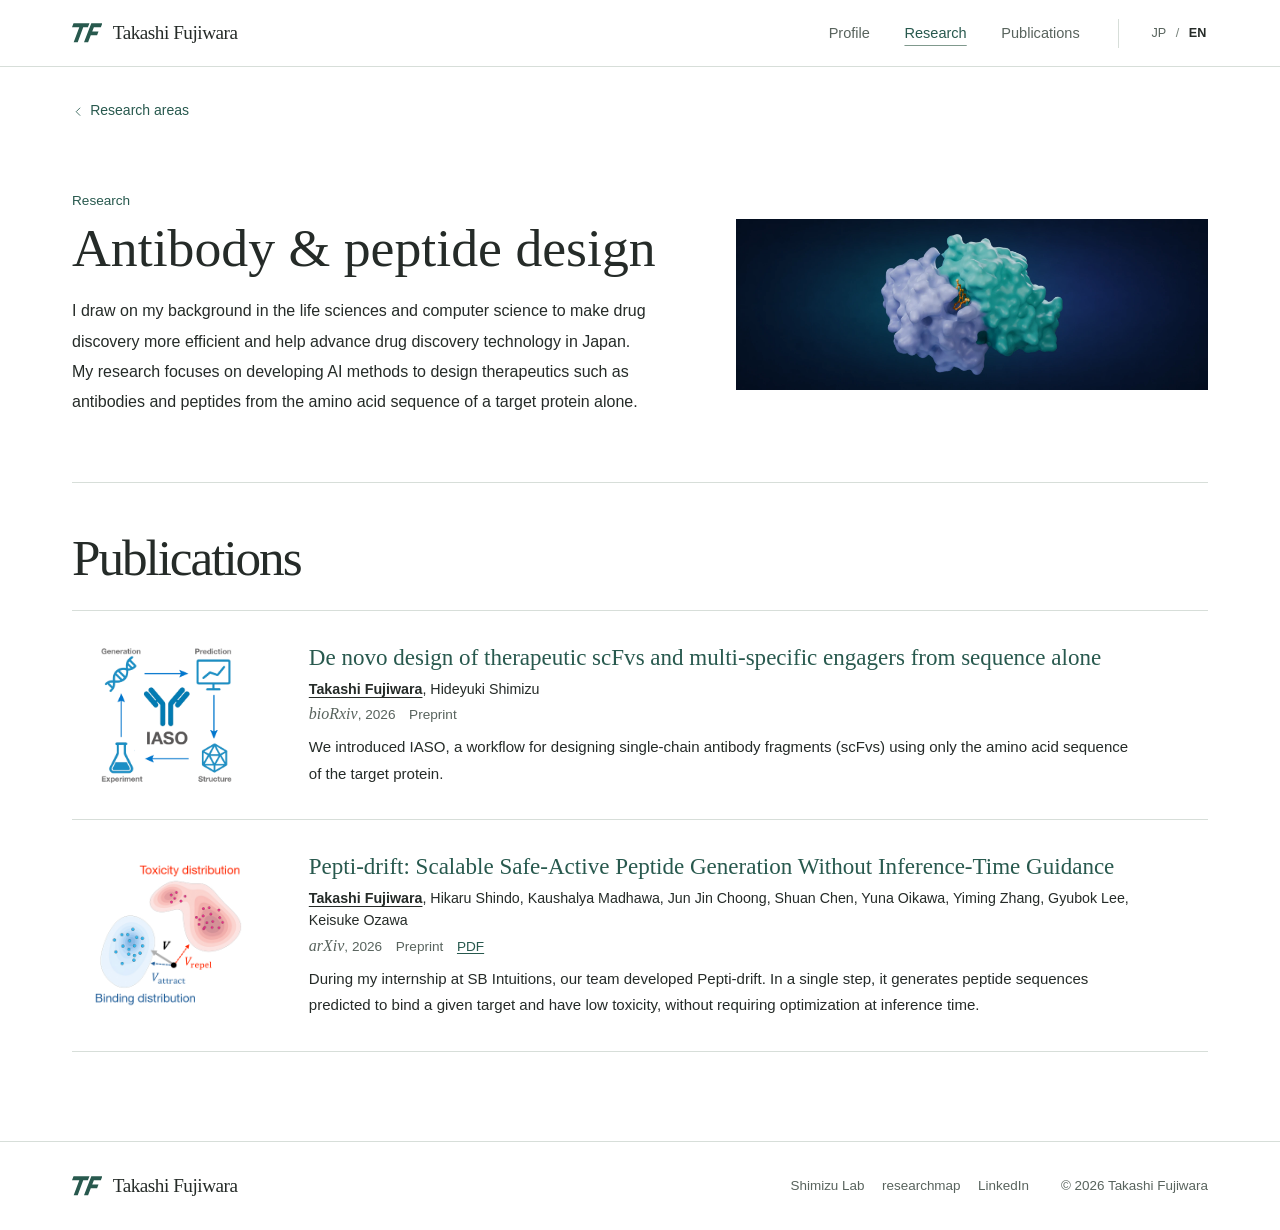
<file: en/research/antibody/index.html>
<!doctype html><html lang="en"><head><meta charset="utf-8"><meta name="viewport" content="width=device-width, initial-scale=1"><meta name="theme-color" content="#ffffff"><title>Antibody &amp; peptide design | Takashi Fujiwara</title><meta name="description" content="Starting with a target sequence, I design antibodies and prioritize candidates for synthesis. For peptides, I evaluate predicted binding and safety together."><meta property="og:type" content="website"><meta property="og:locale" content="en_US"><meta property="og:title" content="Antibody &amp; peptide design | Takashi Fujiwara"><meta property="og:description" content="Starting with a target sequence, I design antibodies and prioritize candidates for synthesis. For peptides, I evaluate predicted binding and safety together."><link rel="icon" href="../../../assets/mark.svg" type="image/svg+xml"><link rel="stylesheet" href="../../../style.css?v=bbe0ea1b0e"><script src="../../../site.js" defer></script></head><body data-page="project"><a href="#main" class="skip">Skip to content</a>
    <header class="mast"><div class="container mast-inner"><a class="brand" href="../../index.html#overview" aria-label="Takashi Fujiwara"><svg class="logo-mark" viewBox="0 0 40 38" aria-hidden="true"><g fill="currentColor"><path d="M2 6h21l-2.1 5.1h-6.1L7.5 31H2.2l7.4-19.9H0z"/><path d="M25.4 6H40l-2 5.1H28.8l-2.2 5.6h8.3l-1.9 5h-8.3l-3.5 9.3h-5.4z"/></g></svg><span>Takashi Fujiwara</span></a><div class="desktop-nav"><nav aria-label="Main navigation"><a data-section="profile" class="" href="../../index.html#profile">Profile</a><a data-section="research" class="active" href="../../index.html#research">Research</a><a data-section="publications" class="" href="../../index.html#publications">Publications</a></nav></div><div class="languages" aria-label="Language"><svg class="icon" viewBox="0 0 24 24" fill="none" stroke="currentColor" stroke-width="1.6" stroke-linecap="round" stroke-linejoin="round" aria-hidden="true"><circle cx="12" cy="12" r="8.5"/><ellipse cx="12" cy="12" rx="4" ry="8.5"/><path d="M3.5 12h17"/></svg><a href="../../../research/antibody/index.html" lang="ja" hreflang="ja" data-lang="ja">JP</a><span>/</span><a href="index.html" lang="en" hreflang="en" data-lang="en" aria-current="true">EN</a></div><button id="menu-toggle" type="button" aria-expanded="false" aria-controls="mobile-nav" aria-label="Menu"><svg class="icon" viewBox="0 0 24 24" fill="none" stroke="currentColor" stroke-width="1.6" stroke-linecap="round" stroke-linejoin="round" aria-hidden="true"><path d="M3 6h18M3 12h18M3 18h18"/></svg><svg class="icon" viewBox="0 0 24 24" fill="none" stroke="currentColor" stroke-width="1.6" stroke-linecap="round" stroke-linejoin="round" aria-hidden="true"><path d="m5 5 14 14M19 5 5 19"/></svg></button></div><nav id="mobile-nav" hidden aria-label="Mobile navigation"><a data-section="profile" class="" href="../../index.html#profile">Profile</a><a data-section="research" class="active" href="../../index.html#research">Research</a><a data-section="publications" class="" href="../../index.html#publications">Publications</a></nav></header><main id="main" class="project-main"><div class="container"><a href="../../index.html#research" class="back"><svg class="icon" viewBox="0 0 24 24" fill="none" stroke="currentColor" stroke-width="1.6" stroke-linecap="round" stroke-linejoin="round" aria-hidden="true"><path d="m15 5-7 7 7 7"/></svg>Research areas</a>
        <div class="project-hero"><div><div class="kicker">Research</div><h1>Antibody &amp; peptide design</h1><p>I draw on my background in the life sciences and computer science to make drug discovery more efficient and help advance drug discovery technology in Japan. My research focuses on developing AI methods to design therapeutics such as antibodies and peptides from the amino acid sequence of a target protein alone.</p></div><figure class="project-visual"><a href="https://www.rcsb.org/structure/1X9Q"><img src="../../../assets/antibody.webp?v=1x9q-surface" class="surface-figure" width="1760" height="638" alt="Molecular surface of antibody fragment 4m5.3, with gold fluorescein bound between the teal light-chain and violet heavy-chain variable domains."/></a></figure></div>
        <section class="related"><div class="section-title"><h2>Publications</h2></div><div class="papers"><article class="paper" data-kind="preprint">
  <a class="paper-figure" href="../../../assets/publications/iaso.webp?v=74e50d8685"><span class="sr-only">View full-size figure. </span><img class="paper-thumb" src="../../../assets/publications/iaso.webp?v=74e50d8685" alt="The IASO cycle links antibody generation, prediction, structure analysis, and experiments." width="776" height="766" loading="lazy" decoding="async"></a>
  <div class="paper-copy">
    <h3 lang="en"><a href="https://doi.org/10.64898/2026.03.17.712263">De novo design of therapeutic scFvs and multi-specific engagers from sequence alone</a></h3>
    <p class="authors"><strong class="self-author">Takashi Fujiwara</strong>, Hideyuki Shimizu</p>
    <div class="paper-meta"><span><cite lang="en">bioRxiv</cite>, <time datetime="2026">2026</time></span><span>Preprint</span></div>
    <p class="paper-summary">We introduced IASO, a workflow for designing single-chain antibody fragments (scFvs) using only the amino acid sequence of the target protein.</p>
  </div>
</article><article class="paper" data-kind="preprint">
  <a class="paper-figure" href="../../../assets/publications/pepti.webp?v=4161cce3f6"><span class="sr-only">Open the full model diagram. </span><img class="paper-thumb" src="../../../assets/publications/pepti-drift-field.webp" alt="The Pepti-drift vector combines attraction toward the blue binding distribution with repulsion from the red toxicity distribution." width="334" height="326" loading="lazy" decoding="async"></a>
  <div class="paper-copy">
    <h3 lang="en"><a href="https://arxiv.org/abs/2606.27824">Pepti-drift: Scalable Safe-Active Peptide Generation Without Inference-Time Guidance</a></h3>
    <p class="authors"><strong class="self-author">Takashi Fujiwara</strong>, Hikaru Shindo, Kaushalya Madhawa, Jun Jin Choong, Shuan Chen, Yuna Oikawa, Yiming Zhang, Gyubok Lee, Keisuke Ozawa</p>
    <div class="paper-meta"><span><cite lang="en">arXiv</cite>, <time datetime="2026">2026</time></span><span>Preprint</span><a href="https://arxiv.org/pdf/2606.27824">PDF<span class="sr-only"> — Pepti-drift: Scalable Safe-Active Peptide Generation Without Inference-Time Guidance</span></a></div>
    <p class="paper-summary">During my internship at SB Intuitions, our team developed Pepti-drift. In a single step, it generates peptide sequences predicted to bind a given target and have low toxicity, without requiring optimization at inference time.</p>
  </div>
</article></div></section></div></main><footer><div class="container footer-wrap"><a class="brand" href="../../index.html#overview" aria-label="Takashi Fujiwara"><svg class="logo-mark" viewBox="0 0 40 38" aria-hidden="true"><g fill="currentColor"><path d="M2 6h21l-2.1 5.1h-6.1L7.5 31H2.2l7.4-19.9H0z"/><path d="M25.4 6H40l-2 5.1H28.8l-2.2 5.6h8.3l-1.9 5h-8.3l-3.5 9.3h-5.4z"/></g></svg><span>Takashi Fujiwara</span></a><div class="footer-links"><a href="https://shimizuhideyuki-lab.org/t_fujiwara/">Shimizu Lab</a><a href="https://researchmap.jp/takashi_fujiwara">researchmap</a><a href="https://www.linkedin.com/in/takashi-fujiwara-124292261/">LinkedIn</a></div><small>© 2026 Takashi Fujiwara</small></div></footer></body></html>
</file>
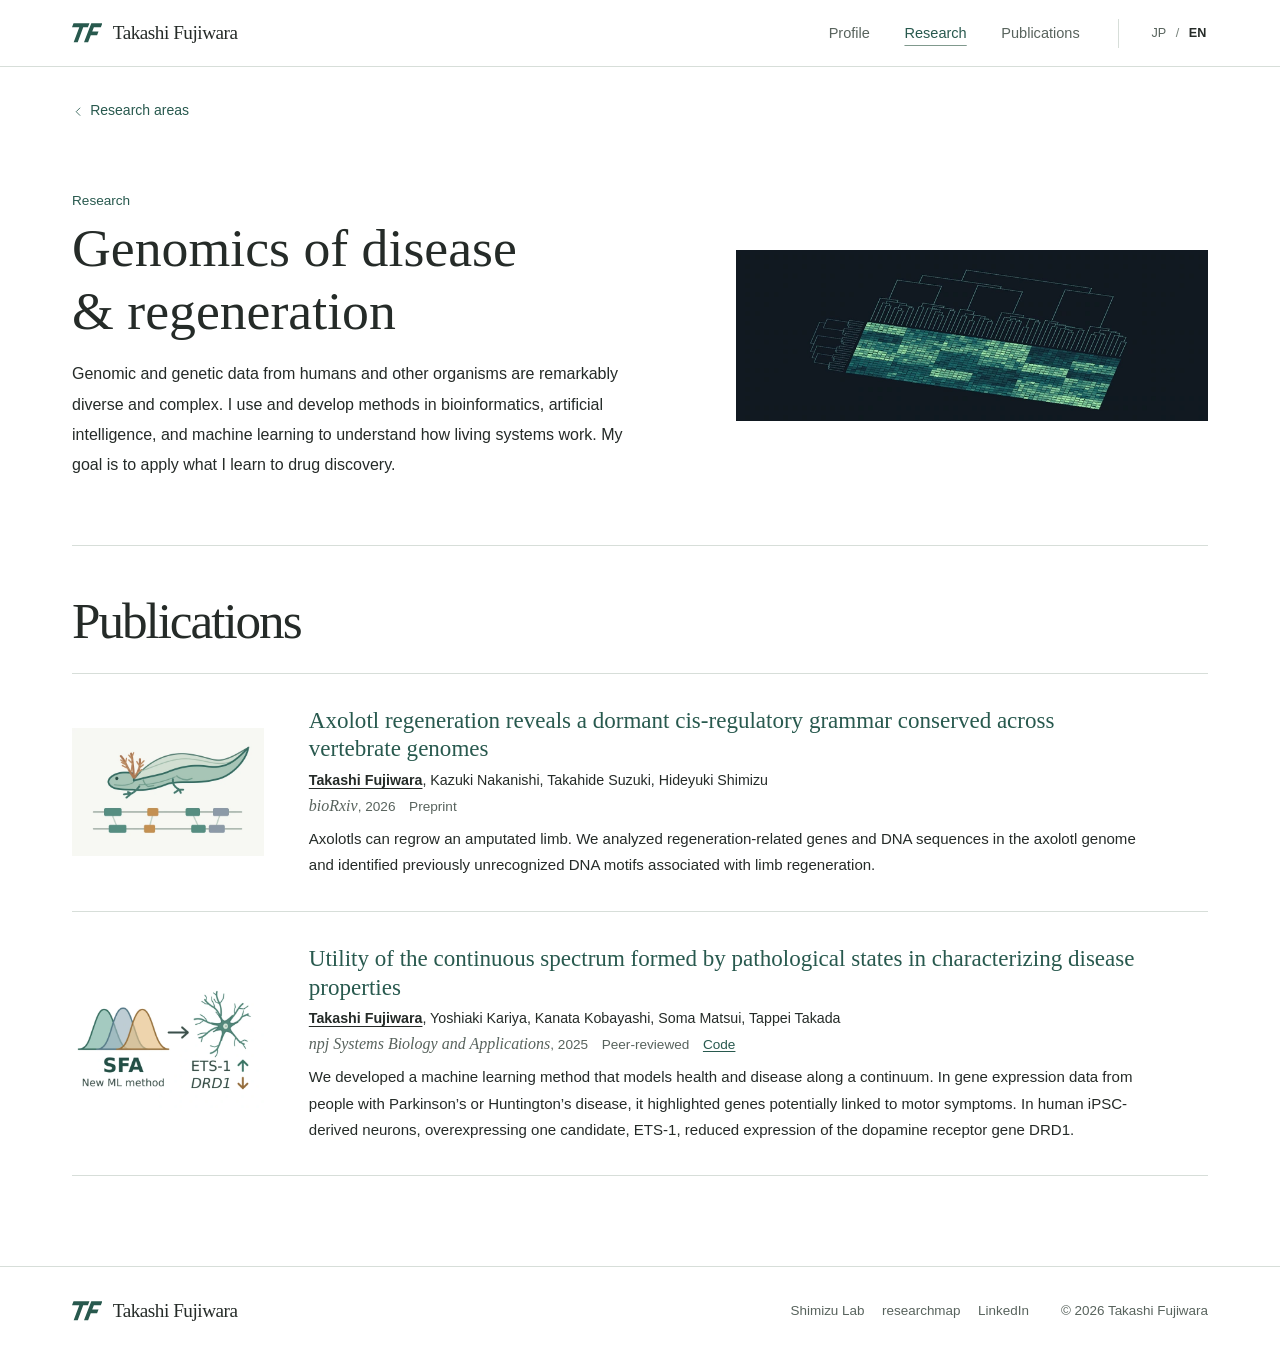
<file: en/research/systems/index.html>
<!doctype html><html lang="en"><head><meta charset="utf-8"><meta name="viewport" content="width=device-width, initial-scale=1"><meta name="theme-color" content="#ffffff"><title>Genomics of disease &amp; regeneration | Takashi Fujiwara</title><meta name="description" content="I compare gene expression in Parkinson’s and Huntington’s diseases to study changes in movement. Across species, I look for DNA patterns that humans share with an animal that can regrow a limb."><meta property="og:type" content="website"><meta property="og:locale" content="en_US"><meta property="og:title" content="Genomics of disease &amp; regeneration | Takashi Fujiwara"><meta property="og:description" content="I compare gene expression in Parkinson’s and Huntington’s diseases to study changes in movement. Across species, I look for DNA patterns that humans share with an animal that can regrow a limb."><link rel="icon" href="../../../assets/mark.svg" type="image/svg+xml"><link rel="stylesheet" href="../../../style.css?v=693ba620c2"><script src="../../../site.js" defer></script></head><body data-page="project"><a href="#main" class="skip">Skip to content</a>
    <header class="mast"><div class="container mast-inner"><a class="brand" href="../../index.html#overview" aria-label="Takashi Fujiwara"><svg class="logo-mark" viewBox="0 0 40 38" aria-hidden="true"><g fill="currentColor"><path d="M2 6h21l-2.1 5.1h-6.1L7.5 31H2.2l7.4-19.9H0z"/><path d="M25.4 6H40l-2 5.1H28.8l-2.2 5.6h8.3l-1.9 5h-8.3l-3.5 9.3h-5.4z"/></g></svg><span>Takashi Fujiwara</span></a><div class="desktop-nav"><nav aria-label="Main navigation"><a data-section="profile" class="" href="../../index.html#profile">Profile</a><a data-section="research" class="active" href="../../index.html#research">Research</a><a data-section="publications" class="" href="../../index.html#publications">Publications</a></nav></div><div class="languages" aria-label="Language"><svg class="icon" viewBox="0 0 24 24" fill="none" stroke="currentColor" stroke-width="1.6" stroke-linecap="round" stroke-linejoin="round" aria-hidden="true"><circle cx="12" cy="12" r="8.5"/><ellipse cx="12" cy="12" rx="4" ry="8.5"/><path d="M3.5 12h17"/></svg><a href="../../../research/systems/index.html" lang="ja" hreflang="ja" data-lang="ja">JP</a><span>/</span><a href="index.html" lang="en" hreflang="en" data-lang="en" aria-current="true">EN</a></div><button id="menu-toggle" type="button" aria-expanded="false" aria-controls="mobile-nav" aria-label="Menu"><svg class="icon" viewBox="0 0 24 24" fill="none" stroke="currentColor" stroke-width="1.6" stroke-linecap="round" stroke-linejoin="round" aria-hidden="true"><path d="M3 6h18M3 12h18M3 18h18"/></svg><svg class="icon" viewBox="0 0 24 24" fill="none" stroke="currentColor" stroke-width="1.6" stroke-linecap="round" stroke-linejoin="round" aria-hidden="true"><path d="m5 5 14 14M19 5 5 19"/></svg></button></div><nav id="mobile-nav" hidden aria-label="Mobile navigation"><a data-section="profile" class="" href="../../index.html#profile">Profile</a><a data-section="research" class="active" href="../../index.html#research">Research</a><a data-section="publications" class="" href="../../index.html#publications">Publications</a></nav></header><main id="main" class="project-main"><div class="container"><a href="../../index.html#research" class="back"><svg class="icon" viewBox="0 0 24 24" fill="none" stroke="currentColor" stroke-width="1.6" stroke-linecap="round" stroke-linejoin="round" aria-hidden="true"><path d="m15 5-7 7 7 7"/></svg>Research areas</a>
        <div class="project-hero"><div><div class="kicker">Research</div><h1>Genomics of disease &amp; regeneration</h1><p>Genomic and genetic data from humans and other organisms are remarkably diverse and complex. I use and develop methods in bioinformatics, artificial intelligence, and machine learning to understand how living systems work. My goal is to apply what I learn to drug discovery.</p></div><figure class="project-visual"><img src="../../../assets/systems.webp" width="800" height="290" alt="Gene expression clusters illustrated with simulated data"/></figure></div>
        <section class="related"><div class="section-title"><h2>Publications</h2></div><div class="papers"><article class="paper" data-kind="preprint">
  <img class="paper-thumb" src="../../../assets/publications/axolotl.webp" alt="An axolotl above two stretches of DNA with conserved motif combinations." width="600" height="400" loading="lazy" decoding="async">
  <div class="paper-copy">
    <h3 lang="en"><a href="https://doi.org/10.64898/2026.07.13.738357">Axolotl regeneration reveals a dormant cis-regulatory grammar conserved across vertebrate genomes</a></h3>
    <p class="authors"><strong class="self-author">Takashi Fujiwara</strong>, Kazuki Nakanishi, Takahide Suzuki, Hideyuki Shimizu</p>
    <div class="paper-meta"><span><cite lang="en">bioRxiv</cite>, <time datetime="2026">2026</time></span><span>Preprint</span></div>
    <p class="paper-summary">Axolotls can regrow an amputated limb. We analyzed regeneration-related genes and DNA sequences in the axolotl genome and identified previously unrecognized DNA motifs associated with limb regeneration.</p>
  </div>
</article><article class="paper" data-kind="article">
  <img class="paper-thumb" src="../../../assets/publications/spectrum.webp?v=849a50d4" alt="Our Spectrum Formation Approach (SFA) models overlap between disease and control groups. Analysis of brain gene expression highlighted ETS-1. Overexpressing ETS-1 in human iPSC-derived forebrain neurons reduced DRD1 mRNA." width="600" height="400" loading="lazy" decoding="async">
  <div class="paper-copy">
    <h3 lang="en"><a href="https://doi.org/10.1038/s41540-025-00579-x">Utility of the continuous spectrum formed by pathological states in characterizing disease properties</a></h3>
    <p class="authors"><strong class="self-author">Takashi Fujiwara</strong>, Yoshiaki Kariya, Kanata Kobayashi, Soma Matsui, Tappei Takada</p>
    <div class="paper-meta"><span><cite lang="en">npj Systems Biology and Applications</cite>, <time datetime="2025">2025</time></span><span>Peer-reviewed</span><a href="https://github.com/kyoshiaki-tky/SFA">Code<span class="sr-only"> — Utility of the continuous spectrum formed by pathological states in characterizing disease properties</span></a></div>
    <p class="paper-summary">We developed a machine learning method that models health and disease along a continuum. In gene expression data from people with Parkinson’s or Huntington’s disease, it highlighted genes potentially linked to motor symptoms. In human iPSC-derived neurons, overexpressing one candidate, ETS-1, reduced expression of the dopamine receptor gene DRD1.</p>
  </div>
</article></div></section></div></main><footer><div class="container footer-wrap"><a class="brand" href="../../index.html#overview" aria-label="Takashi Fujiwara"><svg class="logo-mark" viewBox="0 0 40 38" aria-hidden="true"><g fill="currentColor"><path d="M2 6h21l-2.1 5.1h-6.1L7.5 31H2.2l7.4-19.9H0z"/><path d="M25.4 6H40l-2 5.1H28.8l-2.2 5.6h8.3l-1.9 5h-8.3l-3.5 9.3h-5.4z"/></g></svg><span>Takashi Fujiwara</span></a><div class="footer-links"><a href="https://shimizuhideyuki-lab.org/t_fujiwara/">Shimizu Lab</a><a href="https://researchmap.jp/takashi_fujiwara">researchmap</a><a href="https://www.linkedin.com/in/takashi-fujiwara-124292261/">LinkedIn</a></div><small>© 2026 Takashi Fujiwara</small></div></footer></body></html>
</file>
<file: style.css>
:root {
  color-scheme: light;
  --text: #252b28;
  --muted: #58635d;
  --accent: #28594e;
  --line: #d7ded9;
  --serif: "Iowan Old Style", "Palatino Linotype", Palatino, "Bitstream Charter", Georgia,
    "Hiragino Mincho ProN", "Yu Mincho", "Noto Serif CJK JP", "Noto Serif JP", serif;
  --sans: -apple-system, BlinkMacSystemFont, "Segoe UI", "Hiragino Sans",
    "Yu Gothic", "Noto Sans CJK JP", "Noto Sans JP", Meiryo, sans-serif;
  --gutter: clamp(1.2rem, 5.5vw, 4.5rem);
}

* { box-sizing: border-box; }
html { scroll-behavior: smooth; scroll-padding-top: 5.5rem; }
body {
  margin: 0;
  background: #fff;
  color: var(--text);
  font: 1rem/1.7 var(--sans);
  -webkit-font-smoothing: antialiased;
}
a { color: inherit; text-decoration: none; }
button { color: inherit; font: inherit; cursor: pointer; }
:focus-visible { outline: 2px solid var(--accent); outline-offset: 3px; }
img, svg, video { display: block; }
h1, h2, h3, p, figure, dl, dd { margin: 0; }
[hidden] { display: none !important; }
::selection { background: #dce9de; color: #172d24; }
.container { width: min(calc(100% - 2 * var(--gutter)), 71rem); margin-inline: auto; }
.icon { flex: none; width: 1.1em; height: 1.1em; }
.sr-only, .skip:not(:focus), .panel-heading {
  position: absolute;
  width: 1px;
  height: 1px;
  overflow: hidden;
  clip-path: inset(50%);
  white-space: nowrap;
}
.skip:focus {
  position: fixed;
  inset: .5rem auto auto .5rem;
  z-index: 30;
  padding: .5rem 1rem;
  background: #fff;
}

/* Masthead */
.mast {
  position: sticky;
  top: 0;
  z-index: 20;
  background: #fff;
  border-bottom: 1px solid var(--line);
}
.mast-inner {
  display: flex;
  align-items: center;
  gap: clamp(1.3rem, 3vw, 2.5rem);
  min-height: 4.15rem;
}
.brand { display: inline-flex; align-items: center; gap: .65rem; }
.brand span { font: 500 1.2rem/1.15 var(--serif); letter-spacing: -.025em; }
.logo-mark { width: 1.9rem; height: 1.9rem; color: var(--accent); }
.desktop-nav { margin-left: auto; }
.desktop-nav nav, .languages { display: flex; align-items: center; }
.desktop-nav nav { gap: clamp(.9rem, 2.7vw, 2.5rem); }
.desktop-nav a, #mobile-nav a {
  padding-block: .65rem;
  font-size: .91rem;
  color: var(--muted);
}
.desktop-nav .active, .desktop-nav a:hover, #mobile-nav .active {
  color: var(--accent);
  text-decoration: underline;
  text-decoration-color: #80998d;
  text-underline-offset: .45em;
}
.languages {
  gap: .5rem;
  padding-left: clamp(.9rem, 2.4vw, 2rem);
  border-left: 1px solid var(--line);
  color: var(--muted);
  font-size: .79rem;
  line-height: 1.15;
}
.languages .icon { display: none; }
.languages span { color: #77827b; }
.languages a { padding: .45rem .1rem; }
.languages [aria-current="true"] { color: var(--text); font-weight: 700; }
.languages a:hover { text-decoration: underline; }
#menu-toggle, #mobile-nav { display: none; }

/* Profile */
.hero-inner {
  display: grid;
  grid-template-columns: minmax(0, 1.2fr) minmax(0, 1fr);
  align-items: start;
  gap: 2rem clamp(1.5rem, 3vw, 2.75rem);
  padding-block: clamp(2.75rem, 5vw, 4.9rem) clamp(2.65rem, 4.5vw, 4.5rem);
}
.hero-copy { min-width: 0; }
.profile-identity { display: flex; align-items: center; gap: clamp(1.15rem, 2.2vw, 1.9rem); }
.portrait {
  width: clamp(5.6rem, 8.5vw, 7.15rem);
  aspect-ratio: 1;
  height: auto;
  flex: none;
  object-fit: cover;
}
.nameplate { min-width: 0; }
.discipline, .kicker { font: 500 .85rem/1.4 var(--sans); color: var(--accent); }
.hero h1 { margin: .13em 0 .06em; font: 500 clamp(2.55rem, 4.8vw, 4.15rem)/1.18 var(--serif); }
.hero h1:lang(ja) { letter-spacing: .045em; }
.hero h1:lang(en) { font-size: clamp(2.4rem, 4.4vw, 3.75rem); letter-spacing: -.045em; line-height: 1.04; }
.alternate-name { color: var(--muted); font: 400 1.22rem/1.45 var(--serif); }
.alternate-name:lang(en) { font-style: italic; }
.alternate-name:lang(ja) { font-size: 1rem; letter-spacing: .1em; }
.affil { margin-top: 1.2rem; color: var(--muted); font-size: .93rem; line-height: 1.75; }
.affil b { padding-inline: .1em; color: #78837d; font-weight: 400; }
.affil span { display: inline-block; max-width: 100%; }
.profile-tabs {
  display: flex;
  flex-wrap: wrap;
  gap: .05rem clamp(.8rem, 1.65vw, 1.55rem);
  margin-top: clamp(1.2rem, 2.2vw, 1.9rem);
  border-bottom: 1px solid var(--line);
}
.profile-tabs a {
  padding: .42rem 0 .5rem;
  margin-bottom: -1px;
  border-bottom: 2px solid transparent;
  color: var(--muted);
  font-size: .91rem;
}
.profile-tabs a:hover, .profile-tabs [aria-selected="true"] { color: var(--accent); border-color: var(--accent); }
.profile-tabs [aria-selected="true"] { font-weight: 650; }
.profile-panel { padding-top: 1.05rem; overflow-wrap: break-word; }
.profile-panels:not(.tabbed) .profile-panel { display: none; }
.profile-panels:not(.tabbed) .profile-panel:first-child,
.profile-panels:not(.tabbed) .profile-panel:target { display: block; }
.profile-panels:not(.tabbed):has(.profile-panel:target) .profile-panel:first-child:not(:target) { display: none; }
.profile-bio { max-width: 68ch; line-height: 1.95; }
.profile-bio + .profile-bio { margin-top: .6rem; }
:lang(en) > .profile-bio { line-height: 1.75; }
.profile-panel a {
  color: var(--accent);
  text-decoration: underline;
  text-decoration-thickness: 1px;
  text-decoration-color: #9aada1;
  text-underline-offset: .19em;
}
.profile-panel a:hover { text-decoration-color: currentColor; }
.profile-links { display: flex; flex-wrap: wrap; gap: .35rem 1.15rem; margin-top: .85rem; }
.profile-links a { font-size: .9rem; }
.profile-links .icon { display: none; }
.actions { display: flex; flex-wrap: wrap; gap: .4rem 1.6rem; margin-top: 1.25rem; }
.actions a { display: inline-flex; align-items: baseline; gap: .5rem; padding-block: .18rem; color: var(--accent); font-size: .9rem; font-weight: 600; }
.actions a:hover { text-decoration: underline; text-underline-offset: .2em; }
.actions .icon { display: none; }
.actions a::after { content: "↓"; font-weight: 400; }

/* Molecular structure */
.specimen {
  position: relative;
  width: 100%;
  margin-block-start: clamp(3rem, 6.7vw, 6.25rem);
}
.specimen .structure { width: 100%; height: auto; aspect-ratio: 800 / 620; object-fit: contain; background: #fff; }
.specimen-head { position: absolute; z-index: 1; top: .55rem; right: .55rem; }
.motion-toggle {
  display: grid;
  place-items: center;
  width: 2.35rem;
  height: 2.35rem;
  border: 1px solid var(--line);
  border-radius: 50%;
  padding: 0;
  background: #fff;
  color: var(--accent);
}
.motion-toggle:hover { border-color: var(--accent); }
.motion-toggle[data-playing="true"] .icon:first-child,
.motion-toggle:not([data-playing="true"]) .icon:last-child { display: none; }
/* Profile tabs */
.profile-panel h3 { font: 600 1.08rem/1.5 var(--serif); margin: 0 0 .45rem; }
.skill-list, .profile-highlights ul { padding-inline-start: 1.35rem; margin: 0; }
.skill-list li + li { margin-top: .2rem; }
.skill-list li::marker { color: var(--accent); }
.skill-list + .skill-heading, .career-group + .career-group {
  margin-top: 1.6rem;
  padding-top: 1rem;
  border-top: 1px solid var(--line);
}
.profile-panel dl > div {
  display: grid;
  grid-template-columns: 4.2rem minmax(0, 1fr);
  gap: .25rem 1rem;
  padding-block: .57rem;
}
.profile-panel dl > div + div, .presentation-year, .presentation-list li + li { border-top: 1px solid var(--line); }
.profile-panel dt { color: var(--muted); font-size: .88rem; font-variant-numeric: tabular-nums; }
.profile-panel .career-group dl > div { grid-template-columns: minmax(8rem, 11.5rem) minmax(0, 1fr); }
.profile-panel .profile-highlights > div { display: block; }
.profile-highlights dt { margin-bottom: .2rem; font-weight: 650; }
.presentation-year summary { width: fit-content; padding-block: .55rem; color: var(--accent); cursor: pointer; }
.presentation-year summary span { color: var(--muted); font-size: .86rem; }
.presentation-list { list-style: none; margin: 0; padding: 0; }
.presentation-list li { padding-block: .75rem; }
.presentation-title { font-weight: 600; }
.presentation-authors, .presentation-venue, .presentation-note { color: var(--muted); font-size: .88rem; margin-top: .15rem; }

@media (min-width: 761px) and (max-width: 960px) {
  .hero-inner { grid-template-columns: minmax(0, 1.5fr) minmax(0, 1fr); }
}

/* Match the mobile navigation breakpoint in site.js. */
@media (max-width: 760px) {
  html { scroll-padding-top: 4.5rem; }
  .mast-inner { min-height: 3.6rem; gap: .9rem; }
  .desktop-nav { display: none; }
  .languages { margin-left: auto; border: 0; padding: 0; }
  #menu-toggle { display: grid; place-items: center; padding: 0; background: none; border: 0; width: 2.5rem; height: 2.5rem; }
  #menu-toggle[aria-expanded="false"] .icon:last-child,
  #menu-toggle[aria-expanded="true"] .icon:first-child { display: none; }
  #mobile-nav:not([hidden]) { display: flex; flex-wrap: wrap; gap: .35rem 1.6rem; padding: 0 var(--gutter) .35rem; }
  .hero-inner { grid-template-columns: 1fr; padding-block: 2.2rem; gap: 1.75rem; }
  .specimen { margin: 0 auto; max-width: 24rem; }
}
@media (max-width: 520px) {
  .brand { gap: .42rem; }
  .brand span { font-size: 1.05rem; }
  .logo-mark { width: 1.6rem; height: 1.6rem; }
  .portrait { width: clamp(4.1rem, 19vw, 5.6rem); }
  .profile-identity { gap: 1rem; }
  .hero h1:lang(ja) { font-size: clamp(2.3rem, 9vw, 2.85rem); }
  .hero h1:lang(en) { font-size: clamp(2.05rem, 8.5vw, 2.65rem); }
  .alternate-name { font-size: 1.05rem; }
  .affil { margin-top: .9rem; }
  .affil span { display: block; }
  .affil b { display: none; }
  .profile-tabs { gap: .05rem clamp(.4rem, 2vw, .7rem); }
  .profile-panel .career-group dl > div { grid-template-columns: 1fr; gap: .1rem; }
}
@media (prefers-reduced-motion: reduce) {
  html { scroll-behavior: auto; }
}
/* News */
.news-inner,
.research > .container {
  display: grid;
  grid-template-columns: minmax(9rem, .27fr) minmax(0, 1fr);
  gap: 2rem clamp(2rem, 5vw, 5.5rem);
  border-top: 1px solid var(--line);
}
.news-inner {
  padding-block: clamp(2rem, 4vw, 3.6rem);
}
.news-label {
  font: 400 clamp(1.85rem, 3vw, 2.5rem)/1.1 var(--serif);
}
.news-end,
.details-link,
.external,
.back {
  display: inline-flex;
  align-items: center;
  gap: .35rem;
  color: var(--accent);
  font-size: .875rem;
}
.news-end { margin-top: .6rem; }
.news-end .icon, .details-link .icon, .back .icon { width: .9em; }
.news-list { margin: 0; padding: 0; list-style: none; }
.news-list li {
  display: grid;
  grid-template-columns: 6rem minmax(0, 1fr);
  gap: .2rem 1rem;
  padding-block: .9rem;
  border-bottom: 1px solid var(--line);
}
.news-content > .news-list > li:first-child { padding-top: 0; }
.news-list time {
  padding-top: .16em;
  color: var(--muted);
  font-size: .84rem;
  font-variant-numeric: tabular-nums;
}
.news-list p {
  font-size: .94rem;
  line-height: 1.8;
  overflow-wrap: anywhere;
}
.news-list a {
  color: var(--accent);
  text-decoration: underline;
  text-underline-offset: .2em;
  text-decoration-thickness: 1px;
}
.news-archive summary {
  width: fit-content;
  padding-block: .9rem .25rem;
  color: var(--accent);
  font-size: .875rem;
  cursor: pointer;
}
.news-archive summary span { color: var(--muted); }
.news-archive[open] summary { margin-bottom: .5rem; }

/* Research themes */
.research > .container, .pubs > .container {
  padding-block: clamp(2.5rem, 5vw, 4.75rem);
}
.section-title h2 {
  font: 400 clamp(2.3rem, 4vw, 3.3rem)/1.07 var(--serif);
  letter-spacing: -.04em;
}
.section-title > span {
  display: block;
  margin-top: .45rem;
  color: var(--muted);
  font-size: .86rem;
}
.research-cards { min-width: 0; }
.research-card {
  display: grid;
  grid-template-columns: minmax(0, 1fr) clamp(7.5rem, 17vw, 13rem);
  align-items: start;
  gap: 1.75rem;
  padding-block: 1.55rem;
  border-bottom: 1px solid var(--line);
  color: var(--text);
  text-decoration: none;
}
.research-card:first-child { padding-top: 0; }
.card-copy { grid-area: 1 / 1; }
.card-visual { grid-area: 1 / 2; }
.card-visual img {
  display: block;
  width: 100%;
  height: auto;
  aspect-ratio: 1.95;
  object-fit: cover;
}
.topic {
  color: var(--muted);
  font: italic 1rem/1.35 var(--serif);
}
.card-copy h3 {
  margin: .25rem 0 .45rem;
  font: 500 clamp(1.3rem, 2.3vw, 1.7rem)/1.4 var(--serif);
}
.card-copy p {
  max-width: 78ch;
  font-size: .96rem;
  line-height: 1.85;
}
.details-link { margin-top: .55rem; }
.research-card:hover h3,
.paper h3 a:hover,
.news-end:hover,
.external:hover,
.back:hover,
.footer-links a:hover {
  color: var(--accent);
  text-decoration: underline;
  text-decoration-thickness: 1px;
  text-underline-offset: .16em;
}

/* Publication list */
.pubs > .container { border-top: 1px solid var(--line); }
.section-top {
  display: flex;
  align-items: baseline;
  justify-content: space-between;
  flex-wrap: wrap;
  gap: 1.2rem;
}
.filters { display: flex; flex-wrap: wrap; gap: .4rem 1.2rem; }
.filters button {
  padding: .35rem 0;
  border: 0;
  border-bottom: 2px solid transparent;
  background: none;
  color: var(--muted);
  font-size: .88rem;
  cursor: pointer;
}
.filters button[aria-pressed="true"] {
  border-color: var(--accent);
  color: var(--accent);
  font-weight: 600;
}
.filters button:hover { color: var(--accent); }
.papers { margin-top: 1.5rem; border-top: 1px solid var(--line); }
.paper {
  display: grid;
  grid-template-columns: clamp(8rem, 16vw, 12rem) minmax(0, 1fr);
  align-items: center;
  column-gap: clamp(1.5rem, 3.5vw, 3.25rem);
  border-bottom: 1px solid var(--line);
  padding-block: clamp(1.35rem, 2.5vw, 2.1rem);
}
.paper-thumb {
  width: 100%;
  height: auto;
  aspect-ratio: 3 / 2;
  object-fit: contain;
}
.paper-figure {
  display: block;
  cursor: zoom-in;
}
.paper-figure .paper-thumb {
  aspect-ratio: auto;
  max-height: 9rem;
}
.paper-copy { max-width: 52rem; }
.paper h3 {
  font: 500 clamp(1.22rem, 1.8vw, 1.5rem)/1.25 var(--serif);
  overflow-wrap: anywhere;
}
.paper h3 a { color: var(--accent); }
.authors { margin-top: .38rem; color: var(--text); font-size: .89rem; line-height: 1.55; }
.authors strong { font-weight: 650; }
.authors .self-author {
  text-decoration: underline;
  text-decoration-thickness: 1px;
  text-underline-offset: .18em;
}
.paper-meta {
  display: flex;
  flex-wrap: wrap;
  align-items: baseline;
  gap: .15rem .85rem;
  margin-top: .18rem;
  color: var(--muted);
  font-size: .85rem;
  line-height: 1.55;
}
.paper-meta cite { font: italic 1rem/1.45 var(--serif); }
.paper-meta a {
  color: var(--accent);
  text-decoration: underline;
  text-underline-offset: .18em;
}
.paper-summary {
  margin-top: .55rem;
  font-size: .94rem;
  line-height: 1.75;
}
.section-end { margin-top: 1rem; text-align: right; }

footer { border-top: 1px solid var(--line); }
.footer-wrap {
  display: flex;
  align-items: center;
  gap: 1rem 2rem;
  flex-wrap: wrap;
  padding-block: 1.8rem;
}
.footer-links { display: flex; gap: .4rem 1.1rem; flex-wrap: wrap; margin-left: auto; }
.footer-links a, footer small { color: var(--muted); font-size: .84rem; }

/* Research detail pages */
.project-main { padding-block: 2rem clamp(3.5rem, 7vw, 6rem); }
.project-hero {
  display: grid;
  grid-template-columns: minmax(0, 1.12fr) minmax(0, .88fr);
  align-items: center;
  gap: clamp(2rem, 5vw, 5rem);
  padding-block: clamp(2rem, 5vw, 4.5rem);
}
.project-hero h1 {
  margin: .45rem 0 1rem;
  font: 500 clamp(2.1rem, 4.2vw, 3.75rem)/1.17 var(--serif);
  text-wrap: balance;
}
.project-hero p { max-width: 65ch; line-height: 1.9; }
.project-visual img { display: block; width: 100%; height: auto; }
.project-visual > a { display: block; }
.related {
  padding-top: clamp(2rem, 4vw, 3rem);
  border-top: 1px solid var(--line);
}

@media (max-width: 760px) {
  .research > .container { grid-template-columns: 1fr; gap: 1.6rem; }
  .section-title { display: flex; align-items: baseline; flex-wrap: wrap; gap: .4rem 1rem; }
  .section-title > span { margin: 0; }
  .news-inner { grid-template-columns: 1fr; gap: 1.1rem; }
  .news-intro { display: flex; align-items: baseline; gap: 1.1rem; }
  .news-end { margin: 0; }
  .project-hero { grid-template-columns: 1fr; gap: 1.5rem; }
  .project-visual { max-width: 32rem; }
  .footer-wrap { align-items: baseline; }
  .footer-wrap small { flex-basis: 100%; }
}

@media (max-width: 520px) {
  .news-list li { grid-template-columns: 1fr; }
  .research-card {
    grid-template-columns: minmax(0, 1fr) clamp(4.2rem, 23vw, 7rem);
    gap: .35rem .85rem;
    align-items: center;
  }
  .card-copy { display: contents; }
  .card-visual { grid-area: 1 / 2 / 3; }
  .card-copy .topic { grid-area: 1 / 1; align-self: end; }
  .card-copy h3 { grid-area: 2 / 1; margin: 0; align-self: start; }
  .card-copy p { grid-column: 1 / -1; margin-top: .25rem; }
  .details-link { grid-column: 1 / -1; margin: .15rem 0 0; }
  .paper {
    grid-template-columns: clamp(4.75rem, 21vw, 6.5rem) minmax(0, 1fr);
    gap: .4rem 1rem;
    padding-block: 1.4rem;
  }
  .paper-copy { display: contents; }
  .paper-thumb, .paper-figure { grid-area: 1 / 1; }
  .paper-figure-wide { grid-area: 1 / 1 / 2 / -1; }
  .paper-figure-wide .paper-thumb { max-height: none; }
  .paper-figure-wide + .paper-copy h3 { grid-area: 2 / 1 / 3 / -1; margin-top: .35rem; }
  .paper h3 { grid-area: 1 / 2; font-size: 1.15rem; }
  .paper .authors, .paper-meta, .paper-summary { grid-column: 1 / -1; margin: 0; }
  .paper .authors { margin-top: .25rem; }
  .footer-wrap { display: grid; gap: .8rem; }
  .footer-links { margin: 0; }
}
</file>
